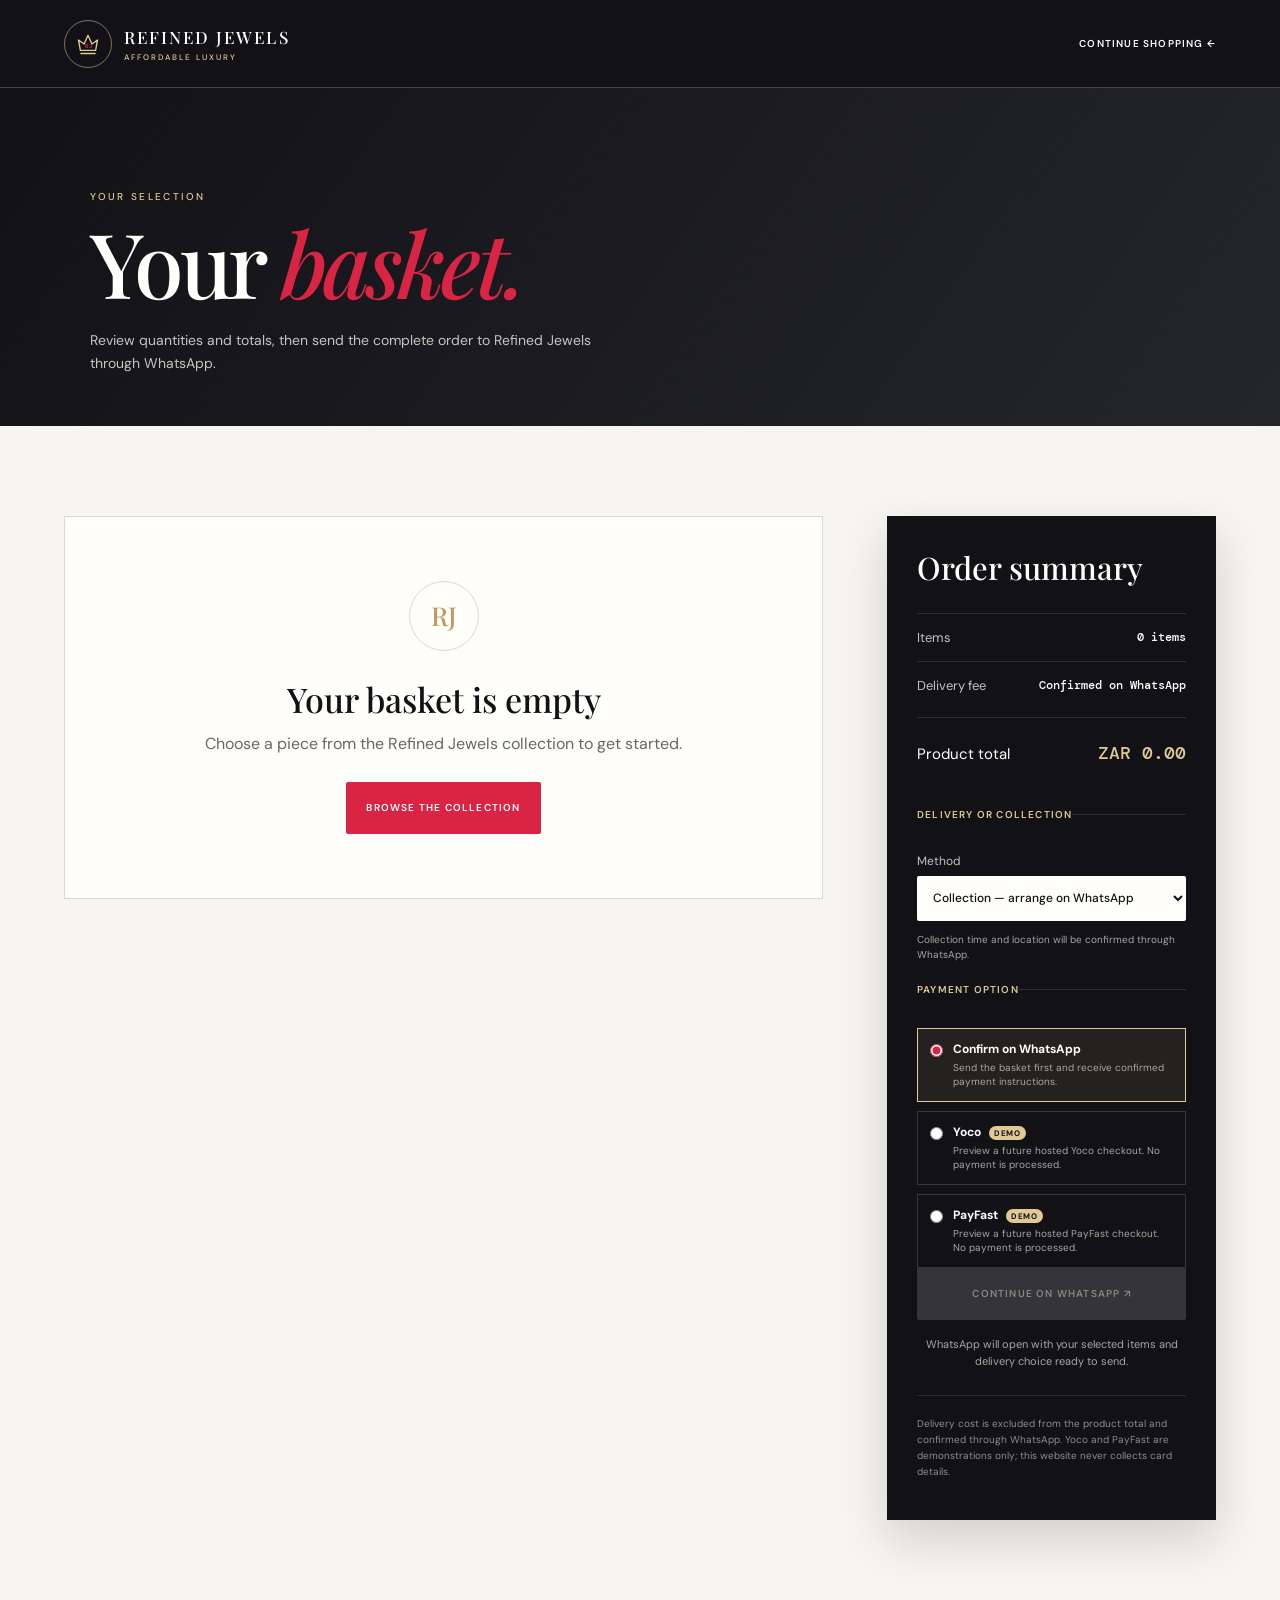
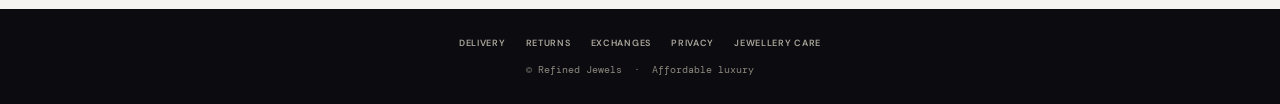
<file: basket.html>
<!doctype html>
<html lang="en">
<head>
  <meta charset="utf-8" />
  <meta name="viewport" content="width=device-width, initial-scale=1" />
  <meta name="theme-color" content="#111116" />
  <meta name="description" content="Review your Refined Jewels basket, choose delivery or collection, and continue securely through WhatsApp, Yoco or PayFast." />
  <meta name="robots" content="noindex, follow" />
  <link rel="icon" href="assets/favicon.svg" type="image/svg+xml" />
  <title>Your Basket | Refined Jewels</title>
  <style>
    @import url('https://fonts.googleapis.com/css2?family=DM+Mono:wght@400;500&family=DM+Sans:wght@400;500;600&family=Playfair+Display:ital,wght@0,500;0,600;1,500&display=swap');

    :root {
      --ink: #111116;
      --ink-soft: #1c1d23;
      --paper: #f7f5ef;
      --pearl: #fffefa;
      --ruby: #d92543;
      --ruby-dark: #b91d36;
      --gold: #c09a5b;
      --gold-light: #e0c995;
      --line: #ded9ce;
      --muted: #6b675f;
    }

    * { box-sizing: border-box; }
    body { margin: 0; background: var(--paper); color: var(--ink); font-family: 'DM Sans', sans-serif; }
    a, button { -webkit-tap-highlight-color: transparent; }
    :focus-visible { outline: 3px solid var(--gold-light); outline-offset: 3px; }

    .basket-header {
      min-height: 88px;
      padding: 12px clamp(20px, 5vw, 76px);
      display: flex;
      align-items: center;
      justify-content: space-between;
      gap: 24px;
      background: var(--ink);
      border-bottom: 1px solid rgba(224,201,149,.28);
    }

    .brand { display: inline-flex; align-items: center; gap: 12px; color: var(--pearl); text-decoration: none; }
    .brand-mark { width: 48px; height: 48px; display: grid; place-items: center; color: var(--gold-light); border: 1px solid rgba(224,201,149,.52); border-radius: 50%; }
    .brand-mark svg { width: 38px; height: 38px; }
    .brand-mark path { fill: none; stroke: currentColor; stroke-width: 1.7; stroke-linecap: round; stroke-linejoin: round; }
    .brand-mark text { fill: var(--ruby); font: 700 7px 'DM Sans', sans-serif; }
    .brand-copy { display: flex; flex-direction: column; gap: 4px; }
    .brand-copy strong { font: 500 17px 'Playfair Display', serif; letter-spacing: .12em; }
    .brand-copy small { color: var(--gold-light); font: 500 8px 'DM Sans', sans-serif; letter-spacing: .25em; }

    .continue-link { color: var(--pearl); text-decoration: none; font: 600 10px 'DM Sans', sans-serif; letter-spacing: .12em; text-transform: uppercase; }
    .continue-link:hover { color: var(--gold-light); }

    .basket-hero {
      padding: clamp(62px, 8vw, 108px) clamp(20px, 7vw, 104px) 50px;
      background: linear-gradient(125deg, var(--ink), #25262c);
      color: var(--pearl);
    }

    .eyebrow { margin: 0 0 16px; color: var(--gold-light); font: 500 10px 'DM Sans', sans-serif; letter-spacing: .23em; }
    .basket-hero h1 { margin: 0; font: 500 clamp(48px, 7vw, 90px)/.95 'Playfair Display', serif; letter-spacing: -.045em; }
    .basket-hero h1 em { color: var(--ruby); font-weight: inherit; }
    .basket-hero p:last-child { max-width: 540px; margin: 24px 0 0; color: #c8c5bf; font-size: 14px; line-height: 1.7; }

    .basket-layout {
      max-width: 1280px;
      margin: 0 auto;
      padding: clamp(44px, 7vw, 90px) clamp(20px, 5vw, 64px);
      display: grid;
      grid-template-columns: minmax(0, 1.5fr) minmax(310px, .65fr);
      gap: clamp(30px, 5vw, 70px);
      align-items: start;
    }

    .basket-list { display: grid; gap: 16px; }

    .basket-item {
      padding: 16px;
      display: grid;
      grid-template-columns: 132px minmax(0, 1fr) auto;
      gap: 22px;
      align-items: center;
      background: var(--pearl);
      border: 1px solid var(--line);
      box-shadow: 0 13px 34px rgba(17,17,22,.055);
    }

    .basket-item img { width: 132px; height: 132px; object-fit: cover; background: #eee9df; }
    .item-copy h2 { margin: 0 0 10px; font: 500 23px/1.15 'Playfair Display', serif; }
    .item-option { margin: -3px 0 10px; color: var(--muted); font-size: 12px; }
    .unit-price { margin: 0 0 20px; color: var(--ruby-dark); font: 500 11px 'DM Mono', monospace; }

    .quantity-control { display: inline-flex; align-items: center; border: 1px solid var(--line); }
    .quantity-control button { width: 38px; height: 36px; padding: 0; color: var(--ink); background: transparent; border: 0; cursor: pointer; font-size: 20px; }
    .quantity-control button:hover { color: white; background: var(--ruby); }
    .quantity-control output { min-width: 38px; text-align: center; font: 600 12px 'DM Mono', monospace; }

    .item-end { align-self: stretch; display: flex; flex-direction: column; align-items: flex-end; justify-content: space-between; gap: 25px; }
    .line-total { color: var(--ink); font: 600 12px 'DM Mono', monospace; white-space: nowrap; }
    .remove-item { padding: 0; color: var(--muted); background: transparent; border: 0; border-bottom: 1px solid currentColor; cursor: pointer; font: 500 9px 'DM Sans', sans-serif; letter-spacing: .1em; text-transform: uppercase; }
    .remove-item:hover { color: var(--ruby); }

    .empty-basket { padding: 64px 28px; text-align: center; background: var(--pearl); border: 1px solid var(--line); }
    .empty-basket .empty-mark { width: 70px; height: 70px; margin: 0 auto 25px; display: grid; place-items: center; color: var(--gold); border: 1px solid var(--line); border-radius: 50%; font: 500 26px 'Playfair Display', serif; }
    .empty-basket h2 { margin: 0 0 11px; font: 500 34px 'Playfair Display', serif; }
    .empty-basket p { margin: 0 0 28px; color: var(--muted); }

    .summary {
      position: sticky;
      top: 24px;
      padding: 30px;
      background: var(--ink);
      color: var(--pearl);
      box-shadow: 0 20px 45px rgba(17,17,22,.16);
    }

    .summary h2 { margin: 0 0 25px; font: 500 31px 'Playfair Display', serif; }
    .summary-row { padding: 15px 0; display: flex; justify-content: space-between; gap: 20px; border-top: 1px solid rgba(255,255,255,.12); color: #c6c2ba; font-size: 13px; }
    .summary-row strong { color: var(--pearl); font: 500 12px 'DM Mono', monospace; }
    .summary-row.total { margin-top: 8px; padding: 23px 0; align-items: baseline; color: var(--pearl); font-size: 15px; }
    .summary-row.total strong { color: var(--gold-light); font-size: 18px; }

    .checkout-fieldset { margin: 20px 0 0; padding: 18px 0 0; border: 0; border-top: 1px solid rgba(255,255,255,.12); }
    .checkout-fieldset legend { padding: 0; color: var(--gold-light); font: 600 10px 'DM Sans', sans-serif; letter-spacing: .12em; text-transform: uppercase; }
    .field-label { display: block; margin: 14px 0 7px; color: #c6c2ba; font-size: 12px; }
    .checkout-fieldset select { width: 100%; min-height: 45px; padding: 10px 34px 10px 12px; color: var(--ink); background: var(--pearl); border: 0; border-radius: 2px; font: 500 12px 'DM Sans', sans-serif; }
    .delivery-help { margin: 11px 0 0; color: #aaa69d; font-size: 10px; line-height: 1.55; }
    .payment-options { display: grid; gap: 9px; margin-top: 14px; }
    .payment-option { padding: 12px; display: grid; grid-template-columns: auto 1fr; gap: 10px; align-items: start; border: 1px solid rgba(255,255,255,.16); cursor: pointer; }
    .payment-option:has(input:checked) { border-color: var(--gold-light); background: rgba(224,201,149,.09); }
    .payment-option input { margin: 3px 0 0; accent-color: var(--ruby); }
    .payment-option strong { display: block; color: var(--pearl); font-size: 12px; }
    .payment-option small { display: block; margin-top: 4px; color: #aaa69d; font-size: 10px; line-height: 1.4; }
    .demo-badge { margin-left: 5px; padding: 2px 5px; color: var(--ink); background: var(--gold-light); border-radius: 999px; font-size: 8px; letter-spacing: .08em; text-transform: uppercase; }

    .checkout-button, .shop-button {
      width: 100%;
      min-height: 52px;
      padding: 15px 20px;
      display: inline-flex;
      justify-content: center;
      align-items: center;
      color: white;
      background: var(--ruby);
      border: 0;
      border-radius: 2px;
      cursor: pointer;
      text-decoration: none;
      font: 600 10px 'DM Sans', sans-serif;
      letter-spacing: .12em;
      text-transform: uppercase;
      transition: background .2s ease, transform .2s ease;
    }

    .checkout-button:hover, .shop-button:hover { background: var(--ruby-dark); transform: translateY(-2px); }
    .checkout-button:disabled { color: #888780; background: #34343a; cursor: not-allowed; transform: none; }
    .shop-button { width: auto; min-width: 190px; }
    .checkout-note { margin: 16px 0 0; color: #aaa69d; font-size: 11px; line-height: 1.6; text-align: center; }
    .secure-note { margin-top: 24px; padding-top: 20px; border-top: 1px solid rgba(255,255,255,.1); color: #918d85; font-size: 10px; line-height: 1.6; }

    footer { padding: 28px; color: #8d887f; background: #0c0c10; text-align: center; font: 400 10px 'DM Mono', monospace; }
    .footer-policy-links { margin-bottom: 14px; display: flex; flex-wrap: wrap; justify-content: center; gap: 10px 20px; }
    .footer-policy-links a { color: #aaa59b; text-decoration: none; font: 600 9px 'DM Sans', sans-serif; letter-spacing: .08em; text-transform: uppercase; }
    .footer-policy-links a:hover { color: var(--gold-light); }

    @media (max-width: 820px) {
      .basket-layout { grid-template-columns: 1fr; }
      .summary { position: static; }
    }

    @media (max-width: 580px) {
      .basket-header { min-height: 76px; padding: 10px 16px; }
      .brand-mark { width: 42px; height: 42px; }
      .brand-mark svg { width: 33px; height: 33px; }
      .brand-copy strong { font-size: 13px; }
      .brand-copy small { font-size: 7px; }
      .continue-link span { display: none; }
      .continue-link { font-size: 18px; }
      .basket-hero { padding-left: 20px; padding-right: 20px; }
      .basket-item { grid-template-columns: 92px minmax(0,1fr); gap: 15px; }
      .basket-item img { width: 92px; height: 104px; }
      .item-copy h2 { font-size: 19px; }
      .item-end { grid-column: 1 / -1; flex-direction: row-reverse; align-items: center; }
      .summary { padding: 25px 20px; }
    }
  </style>
</head>
<body>
  <header class="basket-header">
    <a class="brand" href="index.html" aria-label="Refined Jewels home">
      <span class="brand-mark" aria-hidden="true">
        <svg viewBox="0 0 48 48">
          <path d="M12 19l7 5 5-11 5 11 7-5-2.4 13H14.4L12 19Z" />
          <path d="M15 36h18" />
          <text x="24" y="29" text-anchor="middle">RJ</text>
        </svg>
      </span>
      <span class="brand-copy"><strong>REFINED JEWELS</strong><small>AFFORDABLE LUXURY</small></span>
    </a>
    <a class="continue-link" href="index.html#catalog" aria-label="Continue shopping"><span>Continue shopping</span> &larr;</a>
  </header>

  <main>
    <section class="basket-hero" aria-labelledby="basket-title">
      <p class="eyebrow">YOUR SELECTION</p>
      <h1 id="basket-title">Your <em>basket.</em></h1>
      <p>Review quantities and totals, then send the complete order to Refined Jewels through WhatsApp.</p>
    </section>

    <div class="basket-layout">
      <section aria-label="Basket items">
        <div class="basket-list" id="basket-list"></div>
        <div class="empty-basket" id="empty-basket" hidden>
          <div class="empty-mark" aria-hidden="true">RJ</div>
          <h2>Your basket is empty</h2>
          <p>Choose a piece from the Refined Jewels collection to get started.</p>
          <a class="shop-button" href="index.html#catalog">Browse the collection</a>
        </div>
      </section>

      <aside class="summary" aria-labelledby="summary-title">
        <h2 id="summary-title">Order summary</h2>
        <div class="summary-row"><span>Items</span><strong id="item-count">0</strong></div>
        <div class="summary-row"><span>Delivery fee</span><strong>Confirmed on WhatsApp</strong></div>
        <div class="summary-row total"><span>Product total</span><strong id="basket-total">ZAR 0.00</strong></div>

        <fieldset class="checkout-fieldset">
          <legend>Delivery or collection</legend>
          <label class="field-label" for="delivery-method">Method</label>
          <select id="delivery-method">
            <option value="collection">Collection — arrange on WhatsApp</option>
            <option value="local">Local delivery — estimated 1–3 business days</option>
            <option value="courier">Nationwide courier — estimated 3–7 business days</option>
          </select>
          <div id="delivery-area-wrap">
            <label class="field-label" for="delivery-area">Delivery area</label>
            <select id="delivery-area">
              <option value="Gauteng">Gauteng</option>
              <option value="Eastern Cape">Eastern Cape</option>
              <option value="Free State">Free State</option>
              <option value="KwaZulu-Natal">KwaZulu-Natal</option>
              <option value="Limpopo">Limpopo</option>
              <option value="Mpumalanga">Mpumalanga</option>
              <option value="North West">North West</option>
              <option value="Northern Cape">Northern Cape</option>
              <option value="Western Cape">Western Cape</option>
            </select>
          </div>
          <p class="delivery-help" id="delivery-help">Collection time and location will be confirmed through WhatsApp.</p>
        </fieldset>

        <fieldset class="checkout-fieldset">
          <legend>Payment option</legend>
          <div class="payment-options">
            <label class="payment-option"><input type="radio" name="payment-method" value="whatsapp" checked /><span><strong>Confirm on WhatsApp</strong><small>Send the basket first and receive confirmed payment instructions.</small></span></label>
            <label class="payment-option"><input type="radio" name="payment-method" value="yoco" /><span><strong>Yoco <span class="demo-badge">Demo</span></strong><small>Preview a future hosted Yoco checkout. No payment is processed.</small></span></label>
            <label class="payment-option"><input type="radio" name="payment-method" value="payfast" /><span><strong>PayFast <span class="demo-badge">Demo</span></strong><small>Preview a future hosted PayFast checkout. No payment is processed.</small></span></label>
          </div>
        </fieldset>

        <button class="checkout-button" id="checkout-button" type="button" disabled>Continue on WhatsApp ↗</button>
        <p class="checkout-note" id="checkout-note">WhatsApp will open with your selected items and delivery choice ready to send.</p>
        <p class="secure-note">Delivery cost is excluded from the product total and confirmed through WhatsApp. Yoco and PayFast are demonstrations only; this website never collects card details.</p>
      </aside>
    </div>
  </main>

  <footer><nav class="footer-policy-links" aria-label="Policies"><a href="delivery.html">Delivery</a><a href="returns.html">Returns</a><a href="exchanges.html">Exchanges</a><a href="privacy.html">Privacy</a><a href="jewellery-care.html">Jewellery care</a></nav><span>© Refined Jewels &nbsp;·&nbsp; Affordable luxury</span></footer>

  <script>
    const basketStorageKey = 'refinedJewelsBasket';
    const checkoutStorageKey = 'refinedJewelsCheckout';
    const whatsappNumber = '151810350284989';
    const basketList = document.getElementById('basket-list');
    const emptyBasket = document.getElementById('empty-basket');
    const itemCount = document.getElementById('item-count');
    const basketTotal = document.getElementById('basket-total');
    const checkoutButton = document.getElementById('checkout-button');
    const checkoutNote = document.getElementById('checkout-note');
    const deliveryMethod = document.getElementById('delivery-method');
    const deliveryArea = document.getElementById('delivery-area');
    const deliveryAreaWrap = document.getElementById('delivery-area-wrap');
    const deliveryHelp = document.getElementById('delivery-help');
    const paymentMethods = [...document.querySelectorAll('input[name="payment-method"]')];

    const formatPrice = (value) => `ZAR ${Number(value).toFixed(2)}`;

    const readBasket = () => {
      try {
        const saved = JSON.parse(localStorage.getItem(basketStorageKey) || '[]');
        return Array.isArray(saved) ? saved : [];
      } catch {
        return [];
      }
    };

    const writeBasket = (basket) => {
      localStorage.setItem(basketStorageKey, JSON.stringify(basket));
      renderBasket();
    };

    const selectedPaymentMethod = () => paymentMethods.find((input) => input.checked)?.value || 'whatsapp';

    const deliveryDetails = () => {
      const method = deliveryMethod.value;
      const labels = {
        collection: 'Collection — arrange on WhatsApp',
        local: `Local delivery to ${deliveryArea.value} — estimated 1–3 business days`,
        courier: `Nationwide courier to ${deliveryArea.value} — estimated 3–7 business days`
      };
      return { method, area: method === 'collection' ? '' : deliveryArea.value, label: labels[method] };
    };

    const saveCheckoutPreferences = () => {
      const delivery = deliveryDetails();
      const preferences = { ...delivery, paymentProvider: selectedPaymentMethod() };
      localStorage.setItem(checkoutStorageKey, JSON.stringify(preferences));
      return preferences;
    };

    const updateCheckoutControls = () => {
      const isCollection = deliveryMethod.value === 'collection';
      deliveryAreaWrap.hidden = isCollection;
      deliveryHelp.textContent = isCollection
        ? 'Collection time and location will be confirmed through WhatsApp.'
        : 'Delivery is available across South Africa. The delivery fee is confirmed through WhatsApp before payment.';

      const provider = selectedPaymentMethod();
      const labels = {
        whatsapp: 'Continue on WhatsApp ↗',
        yoco: 'Preview Yoco demo →',
        payfast: 'Preview PayFast demo →'
      };
      const notes = {
        whatsapp: 'WhatsApp will open with your selected items and delivery choice ready to send.',
        yoco: 'This opens a local Yoco demonstration. No payment or card details are collected.',
        payfast: 'This opens a local PayFast demonstration. No payment or card details are collected.'
      };
      checkoutButton.textContent = labels[provider];
      checkoutNote.textContent = notes[provider];
      saveCheckoutPreferences();
    };

    const makeButton = (label, className, onClick) => {
      const button = document.createElement('button');
      button.type = 'button';
      button.className = className;
      button.textContent = label;
      button.setAttribute('aria-label', label);
      button.addEventListener('click', onClick);
      return button;
    };

    const changeQuantity = (id, difference) => {
      const basket = readBasket();
      const item = basket.find((entry) => entry.id === id);
      if (!item) return;
      item.quantity = Math.max(0, Number(item.quantity) + difference);
      writeBasket(basket.filter((entry) => entry.quantity > 0));
    };

    const removeItem = (id) => {
      writeBasket(readBasket().filter((item) => item.id !== id));
    };

    const renderBasket = () => {
      const basket = readBasket().filter((item) => item && item.id && Number(item.quantity) > 0);
      basketList.replaceChildren();

      basket.forEach((item) => {
        const article = document.createElement('article');
        article.className = 'basket-item';

        const image = document.createElement('img');
        image.src = item.image;
        image.alt = item.title;

        const copy = document.createElement('div');
        copy.className = 'item-copy';
        const heading = document.createElement('h2');
        heading.textContent = item.title;
        const price = document.createElement('p');
        price.className = 'unit-price';
        price.textContent = `${formatPrice(item.price)} each`;

        const option = document.createElement('p');
        option.className = 'item-option';
        option.textContent = item.optionValue ? `${item.optionLabel || 'Option'}: ${item.optionValue}` : '';
        option.hidden = !item.optionValue;

        const quantity = document.createElement('div');
        quantity.className = 'quantity-control';
        quantity.setAttribute('aria-label', `Quantity for ${item.title}`);
        const decrease = makeButton('−', '', () => changeQuantity(item.id, -1));
        decrease.setAttribute('aria-label', `Decrease ${item.title} quantity`);
        const quantityOutput = document.createElement('output');
        quantityOutput.value = String(item.quantity);
        quantityOutput.textContent = String(item.quantity);
        quantityOutput.setAttribute('aria-label', `Quantity ${item.quantity}`);
        const increase = makeButton('+', '', () => changeQuantity(item.id, 1));
        increase.setAttribute('aria-label', `Increase ${item.title} quantity`);
        quantity.append(decrease, quantityOutput, increase);
        copy.append(heading, option, price, quantity);

        const itemEnd = document.createElement('div');
        itemEnd.className = 'item-end';
        const lineTotal = document.createElement('strong');
        lineTotal.className = 'line-total';
        lineTotal.textContent = formatPrice(Number(item.price) * Number(item.quantity));
        const remove = makeButton('Remove', 'remove-item', () => removeItem(item.id));
        remove.setAttribute('aria-label', `Remove ${item.title} from basket`);
        itemEnd.append(lineTotal, remove);

        article.append(image, copy, itemEnd);
        basketList.appendChild(article);
      });

      const quantity = basket.reduce((sum, item) => sum + Number(item.quantity), 0);
      const total = basket.reduce((sum, item) => sum + Number(item.price) * Number(item.quantity), 0);
      itemCount.textContent = `${quantity} item${quantity === 1 ? '' : 's'}`;
      basketTotal.textContent = formatPrice(total);
      emptyBasket.hidden = basket.length > 0;
      basketList.hidden = basket.length === 0;
      checkoutButton.disabled = basket.length === 0;
    };

    checkoutButton.addEventListener('click', () => {
      const basket = readBasket().filter((item) => Number(item.quantity) > 0);
      if (!basket.length) return;

      const preferences = saveCheckoutPreferences();
      if (preferences.paymentProvider === 'yoco' || preferences.paymentProvider === 'payfast') {
        window.location.href = `payment-demo.html?provider=${preferences.paymentProvider}`;
        return;
      }

      const lines = basket.map((item, index) => {
        const lineTotal = Number(item.price) * Number(item.quantity);
        const selectedOption = item.optionValue ? ` (${item.optionLabel || 'Option'}: ${item.optionValue})` : '';
        return `${index + 1}. ${item.title}${selectedOption} × ${item.quantity} — ${formatPrice(lineTotal)}`;
      });
      const total = basket.reduce((sum, item) => sum + Number(item.price) * Number(item.quantity), 0);
      const message = [
        'Hello Refined Jewels, I would like to order:',
        '',
        ...lines,
        '',
        `Product total: ${formatPrice(total)}`,
        `Delivery choice: ${preferences.label}`,
        '',
        'Please confirm availability, delivery costs, and payment details.'
      ].join('\n');

      window.location.href = `https://wa.me/${whatsappNumber}?text=${encodeURIComponent(message)}`;
    });

    deliveryMethod.addEventListener('change', updateCheckoutControls);
    deliveryArea.addEventListener('change', updateCheckoutControls);
    paymentMethods.forEach((input) => input.addEventListener('change', updateCheckoutControls));
    updateCheckoutControls();
    renderBasket();
    window.addEventListener('storage', renderBasket);
  </script>
</body>
</html>
</file>
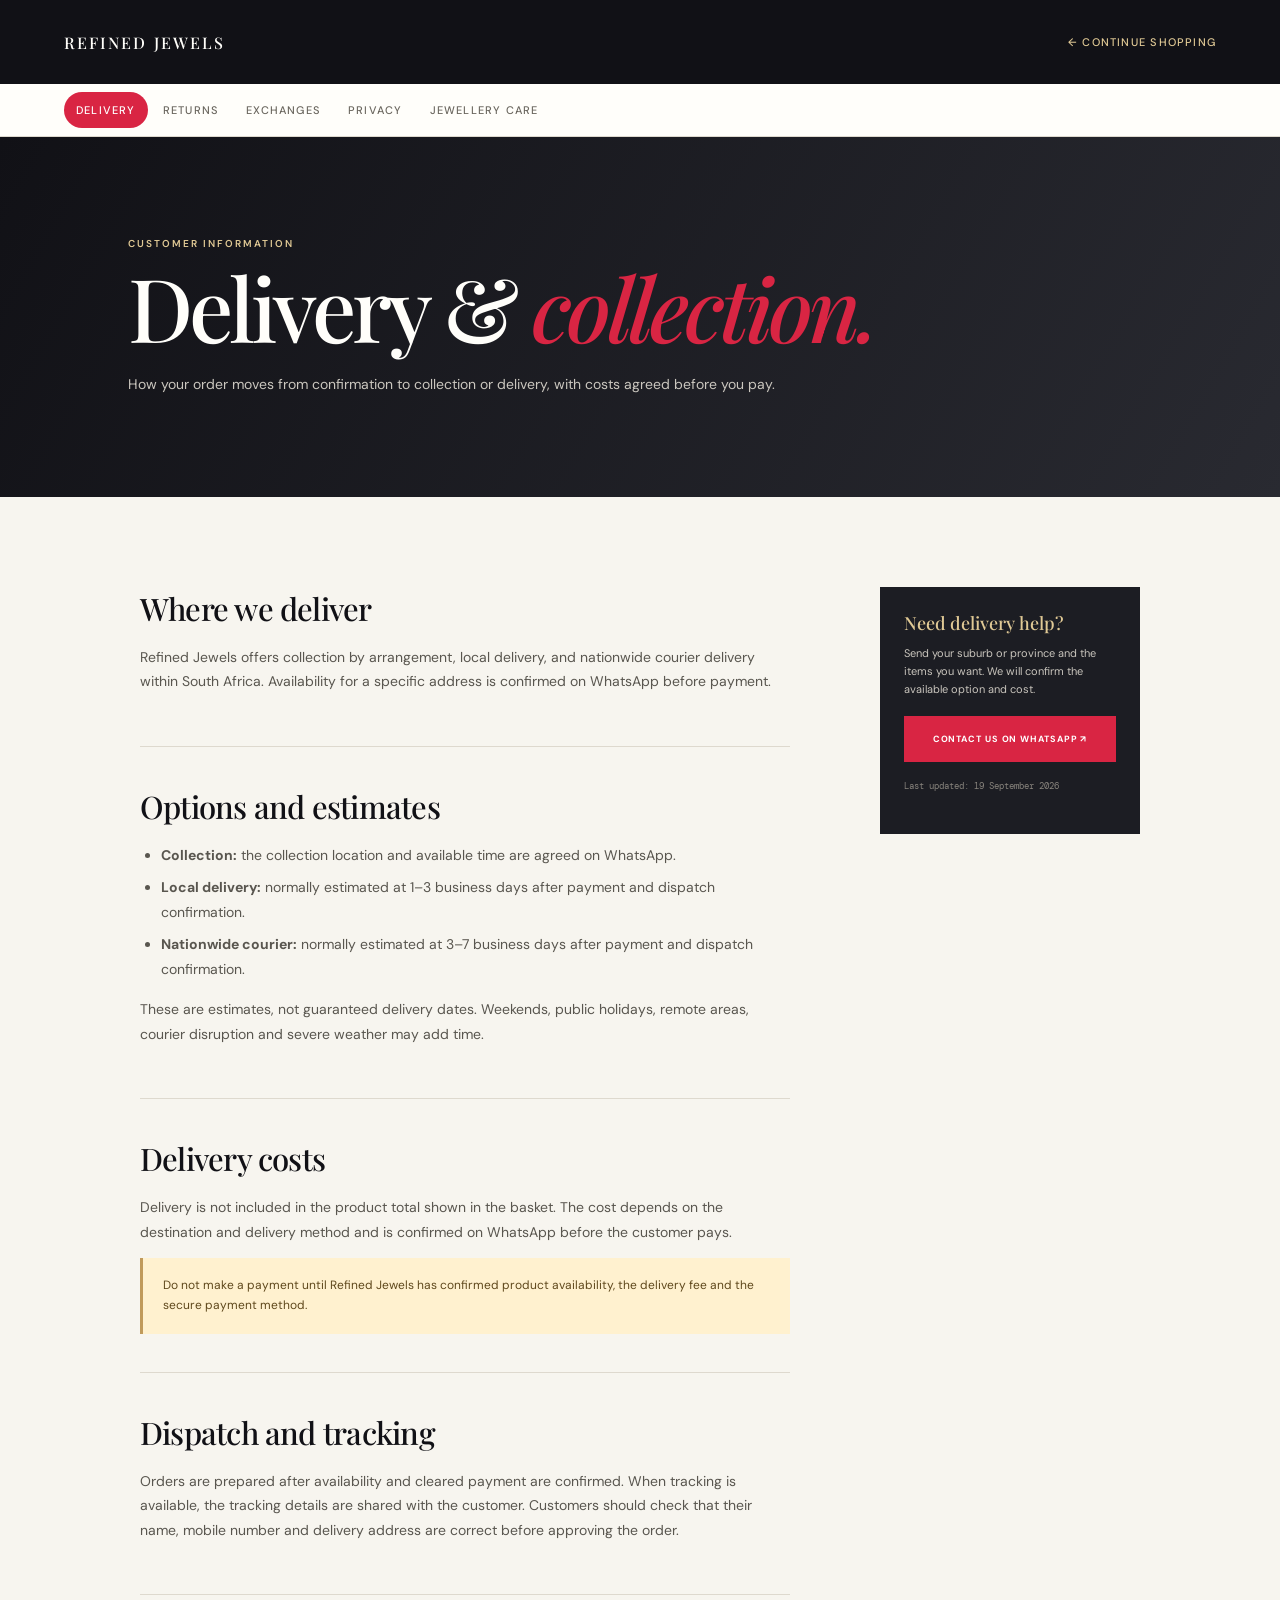
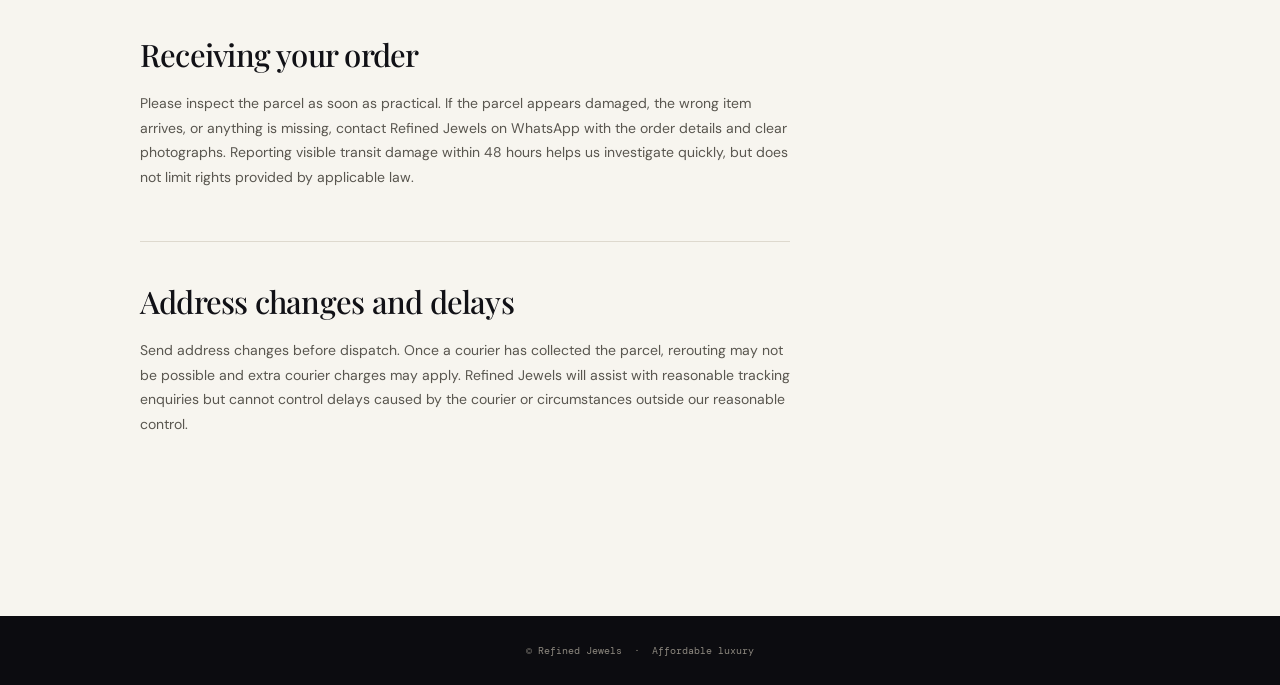
<file: delivery.html>
<!doctype html>
<html lang="en">
<head>
  <meta charset="utf-8" />
  <meta name="viewport" content="width=device-width, initial-scale=1" />
  <meta name="theme-color" content="#111116" />
  <meta name="description" content="Refined Jewels delivery and collection information for orders across South Africa, including estimates, costs and order tracking." />
  <meta name="robots" content="index, follow" />
  <link rel="canonical" href="https://ndzondelelo.github.io/RefinedJewels/delivery.html" />
  <link rel="icon" href="assets/favicon.svg" type="image/svg+xml" />
  <link rel="stylesheet" href="policy.css" />
  <title>Delivery &amp; Collection | Refined Jewels</title>
</head>
<body>
  <header class="policy-header"><a class="brand" href="index.html">REFINED JEWELS</a><a class="back-link" href="index.html#catalog">← Continue shopping</a></header>
  <nav class="policy-nav" aria-label="Customer policies"><a href="delivery.html" aria-current="page">Delivery</a><a href="returns.html">Returns</a><a href="exchanges.html">Exchanges</a><a href="privacy.html">Privacy</a><a href="jewellery-care.html">Jewellery care</a></nav>
  <main>
    <section class="policy-hero"><p class="eyebrow">CUSTOMER INFORMATION</p><h1>Delivery &amp; <em>collection.</em></h1><p>How your order moves from confirmation to collection or delivery, with costs agreed before you pay.</p></section>
    <div class="policy-layout">
      <article class="policy-content">
        <section class="policy-section"><h2>Where we deliver</h2><p>Refined Jewels offers collection by arrangement, local delivery, and nationwide courier delivery within South Africa. Availability for a specific address is confirmed on WhatsApp before payment.</p></section>
        <section class="policy-section"><h2>Options and estimates</h2><ul><li><strong>Collection:</strong> the collection location and available time are agreed on WhatsApp.</li><li><strong>Local delivery:</strong> normally estimated at 1–3 business days after payment and dispatch confirmation.</li><li><strong>Nationwide courier:</strong> normally estimated at 3–7 business days after payment and dispatch confirmation.</li></ul><p>These are estimates, not guaranteed delivery dates. Weekends, public holidays, remote areas, courier disruption and severe weather may add time.</p></section>
        <section class="policy-section"><h2>Delivery costs</h2><p>Delivery is not included in the product total shown in the basket. The cost depends on the destination and delivery method and is confirmed on WhatsApp before the customer pays.</p><div class="notice">Do not make a payment until Refined Jewels has confirmed product availability, the delivery fee and the secure payment method.</div></section>
        <section class="policy-section"><h2>Dispatch and tracking</h2><p>Orders are prepared after availability and cleared payment are confirmed. When tracking is available, the tracking details are shared with the customer. Customers should check that their name, mobile number and delivery address are correct before approving the order.</p></section>
        <section class="policy-section"><h2>Receiving your order</h2><p>Please inspect the parcel as soon as practical. If the parcel appears damaged, the wrong item arrives, or anything is missing, contact Refined Jewels on WhatsApp with the order details and clear photographs. Reporting visible transit damage within 48 hours helps us investigate quickly, but does not limit rights provided by applicable law.</p></section>
        <section class="policy-section"><h2>Address changes and delays</h2><p>Send address changes before dispatch. Once a courier has collected the parcel, rerouting may not be possible and extra courier charges may apply. Refined Jewels will assist with reasonable tracking enquiries but cannot control delays caused by the courier or circumstances outside our reasonable control.</p></section>
      </article>
      <aside class="policy-aside"><strong>Need delivery help?</strong><p>Send your suburb or province and the items you want. We will confirm the available option and cost.</p><a class="contact-button" href="https://wa.me/c/151810350284989" target="_blank" rel="noreferrer">Contact us on WhatsApp ↗</a><p class="updated">Last updated: 19 September 2026</p></aside>
    </div>
  </main>
  <footer class="policy-footer">© Refined Jewels &nbsp;·&nbsp; Affordable luxury</footer>
</body>
</html>
</file>
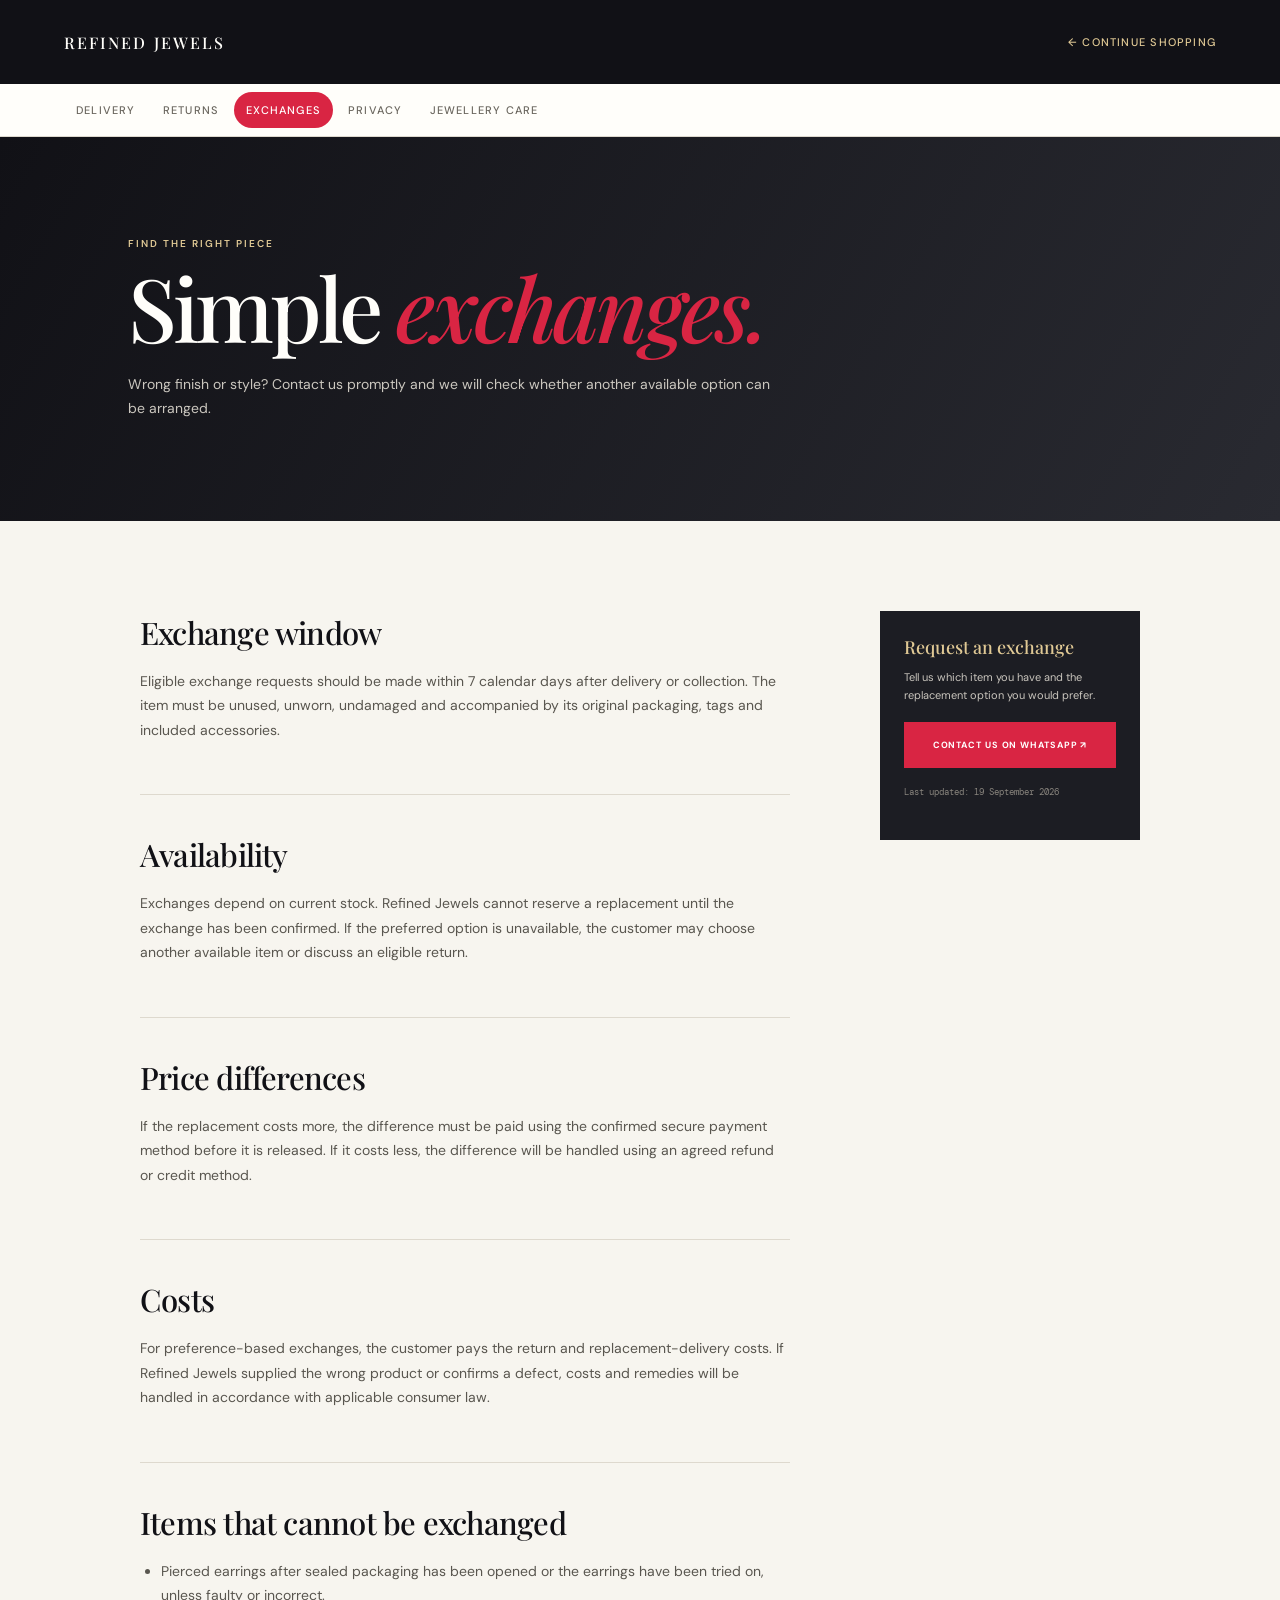
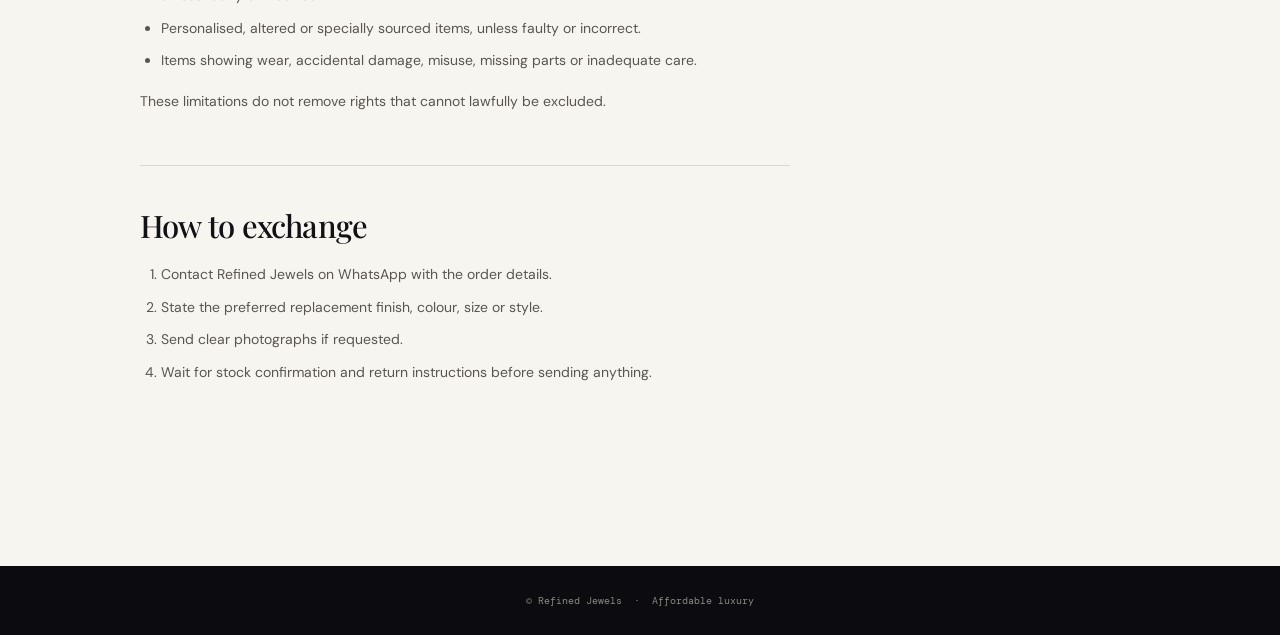
<file: exchanges.html>
<!doctype html>
<html lang="en">
<head>
  <meta charset="utf-8" />
  <meta name="viewport" content="width=device-width, initial-scale=1" />
  <meta name="theme-color" content="#111116" />
  <meta name="description" content="Refined Jewels exchange information for jewellery finishes, styles and other eligible product variations." />
  <meta name="robots" content="index, follow" />
  <link rel="canonical" href="https://ndzondelelo.github.io/RefinedJewels/exchanges.html" />
  <link rel="icon" href="assets/favicon.svg" type="image/svg+xml" />
  <link rel="stylesheet" href="policy.css" />
  <title>Exchange Policy | Refined Jewels</title>
</head>
<body>
  <header class="policy-header"><a class="brand" href="index.html">REFINED JEWELS</a><a class="back-link" href="index.html#catalog">← Continue shopping</a></header>
  <nav class="policy-nav" aria-label="Customer policies"><a href="delivery.html">Delivery</a><a href="returns.html">Returns</a><a href="exchanges.html" aria-current="page">Exchanges</a><a href="privacy.html">Privacy</a><a href="jewellery-care.html">Jewellery care</a></nav>
  <main>
    <section class="policy-hero"><p class="eyebrow">FIND THE RIGHT PIECE</p><h1>Simple <em>exchanges.</em></h1><p>Wrong finish or style? Contact us promptly and we will check whether another available option can be arranged.</p></section>
    <div class="policy-layout">
      <article class="policy-content">
        <section class="policy-section"><h2>Exchange window</h2><p>Eligible exchange requests should be made within 7 calendar days after delivery or collection. The item must be unused, unworn, undamaged and accompanied by its original packaging, tags and included accessories.</p></section>
        <section class="policy-section"><h2>Availability</h2><p>Exchanges depend on current stock. Refined Jewels cannot reserve a replacement until the exchange has been confirmed. If the preferred option is unavailable, the customer may choose another available item or discuss an eligible return.</p></section>
        <section class="policy-section"><h2>Price differences</h2><p>If the replacement costs more, the difference must be paid using the confirmed secure payment method before it is released. If it costs less, the difference will be handled using an agreed refund or credit method.</p></section>
        <section class="policy-section"><h2>Costs</h2><p>For preference-based exchanges, the customer pays the return and replacement-delivery costs. If Refined Jewels supplied the wrong product or confirms a defect, costs and remedies will be handled in accordance with applicable consumer law.</p></section>
        <section class="policy-section"><h2>Items that cannot be exchanged</h2><ul><li>Pierced earrings after sealed packaging has been opened or the earrings have been tried on, unless faulty or incorrect.</li><li>Personalised, altered or specially sourced items, unless faulty or incorrect.</li><li>Items showing wear, accidental damage, misuse, missing parts or inadequate care.</li></ul><p>These limitations do not remove rights that cannot lawfully be excluded.</p></section>
        <section class="policy-section"><h2>How to exchange</h2><ol><li>Contact Refined Jewels on WhatsApp with the order details.</li><li>State the preferred replacement finish, colour, size or style.</li><li>Send clear photographs if requested.</li><li>Wait for stock confirmation and return instructions before sending anything.</li></ol></section>
      </article>
      <aside class="policy-aside"><strong>Request an exchange</strong><p>Tell us which item you have and the replacement option you would prefer.</p><a class="contact-button" href="https://wa.me/c/151810350284989" target="_blank" rel="noreferrer">Contact us on WhatsApp ↗</a><p class="updated">Last updated: 19 September 2026</p></aside>
    </div>
  </main>
  <footer class="policy-footer">© Refined Jewels &nbsp;·&nbsp; Affordable luxury</footer>
</body>
</html>
</file>
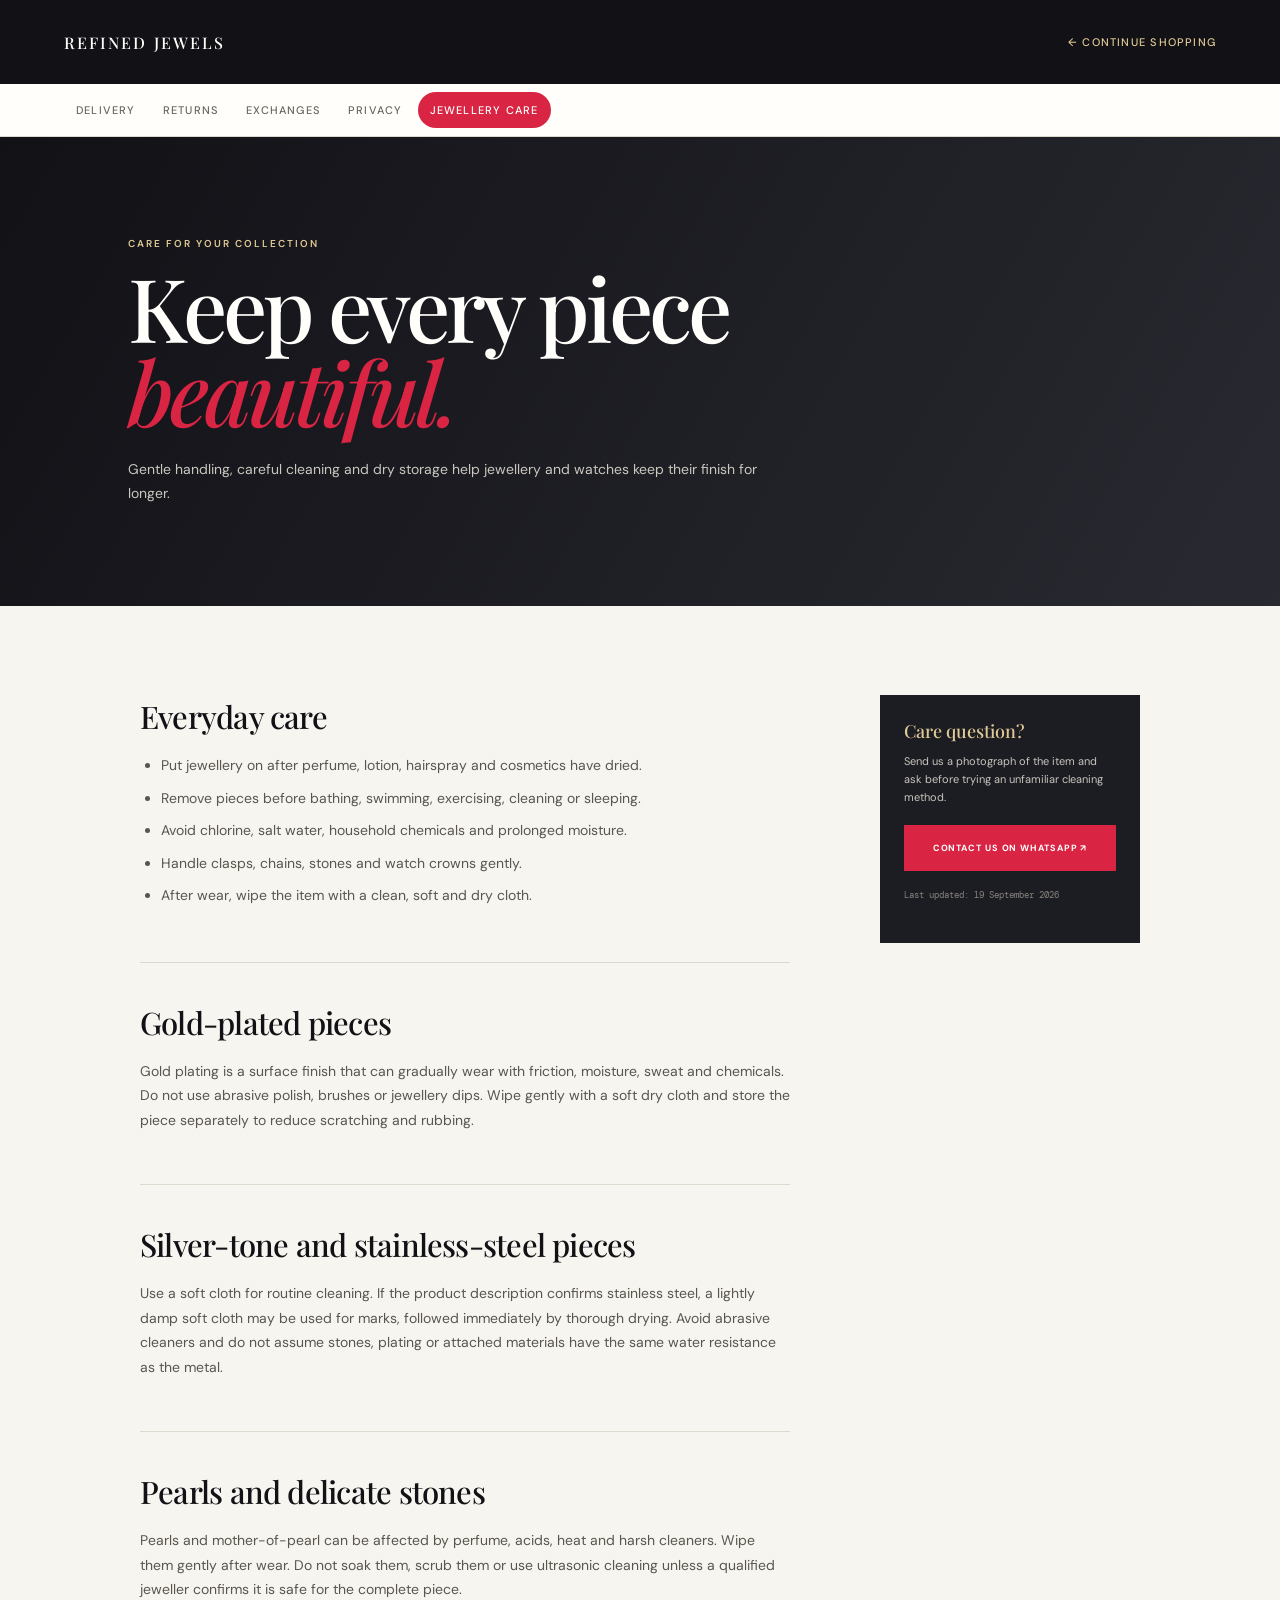
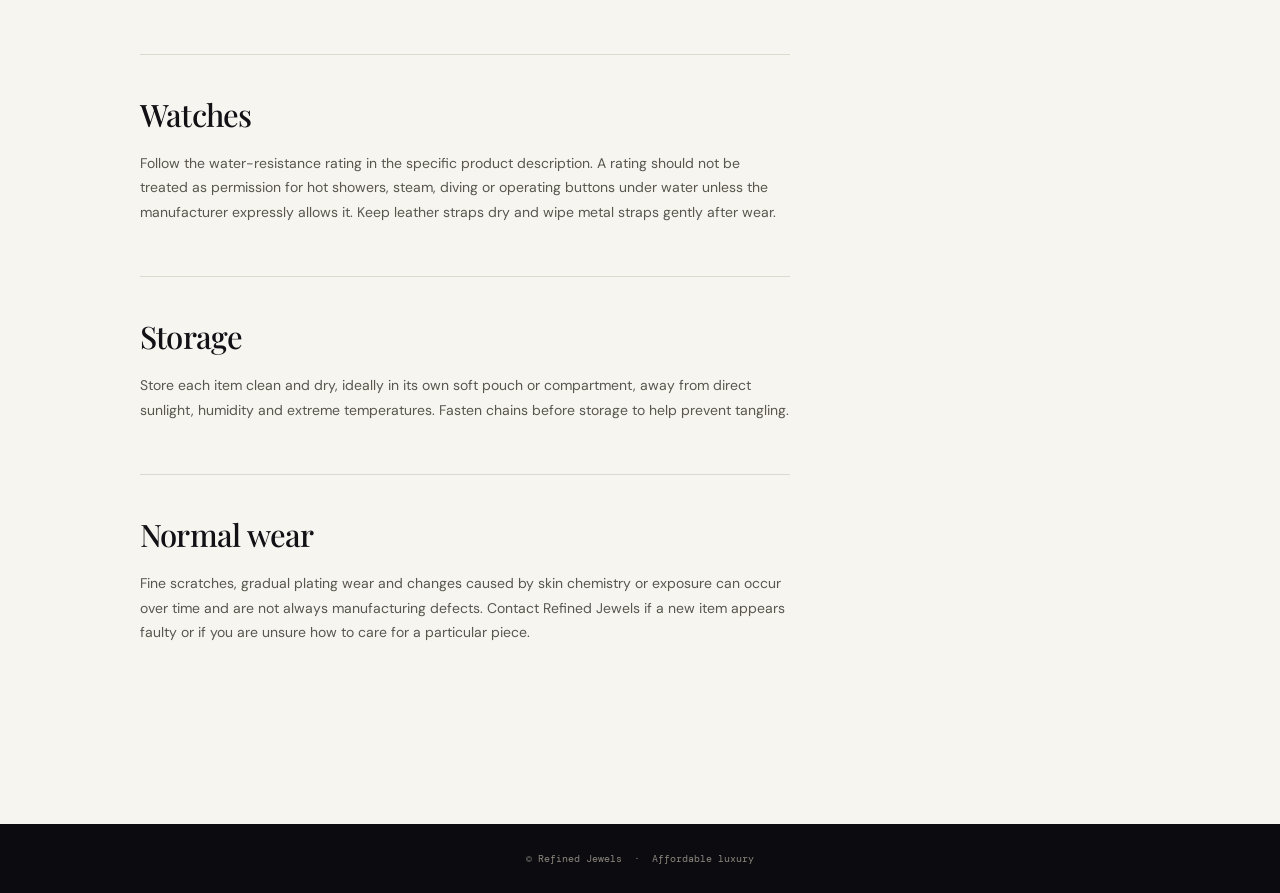
<file: jewellery-care.html>
<!doctype html>
<html lang="en">
<head>
  <meta charset="utf-8" />
  <meta name="viewport" content="width=device-width, initial-scale=1" />
  <meta name="theme-color" content="#111116" />
  <meta name="description" content="Practical Refined Jewels care guidance for gold-plated jewellery, stainless steel, pearls and watches." />
  <meta name="robots" content="index, follow" />
  <link rel="canonical" href="https://ndzondelelo.github.io/RefinedJewels/jewellery-care.html" />
  <link rel="icon" href="assets/favicon.svg" type="image/svg+xml" />
  <link rel="stylesheet" href="policy.css" />
  <title>Jewellery &amp; Watch Care | Refined Jewels</title>
</head>
<body>
  <header class="policy-header"><a class="brand" href="index.html">REFINED JEWELS</a><a class="back-link" href="index.html#catalog">← Continue shopping</a></header>
  <nav class="policy-nav" aria-label="Customer policies"><a href="delivery.html">Delivery</a><a href="returns.html">Returns</a><a href="exchanges.html">Exchanges</a><a href="privacy.html">Privacy</a><a href="jewellery-care.html" aria-current="page">Jewellery care</a></nav>
  <main>
    <section class="policy-hero"><p class="eyebrow">CARE FOR YOUR COLLECTION</p><h1>Keep every piece <em>beautiful.</em></h1><p>Gentle handling, careful cleaning and dry storage help jewellery and watches keep their finish for longer.</p></section>
    <div class="policy-layout">
      <article class="policy-content">
        <section class="policy-section"><h2>Everyday care</h2><ul><li>Put jewellery on after perfume, lotion, hairspray and cosmetics have dried.</li><li>Remove pieces before bathing, swimming, exercising, cleaning or sleeping.</li><li>Avoid chlorine, salt water, household chemicals and prolonged moisture.</li><li>Handle clasps, chains, stones and watch crowns gently.</li><li>After wear, wipe the item with a clean, soft and dry cloth.</li></ul></section>
        <section class="policy-section"><h2>Gold-plated pieces</h2><p>Gold plating is a surface finish that can gradually wear with friction, moisture, sweat and chemicals. Do not use abrasive polish, brushes or jewellery dips. Wipe gently with a soft dry cloth and store the piece separately to reduce scratching and rubbing.</p></section>
        <section class="policy-section"><h2>Silver-tone and stainless-steel pieces</h2><p>Use a soft cloth for routine cleaning. If the product description confirms stainless steel, a lightly damp soft cloth may be used for marks, followed immediately by thorough drying. Avoid abrasive cleaners and do not assume stones, plating or attached materials have the same water resistance as the metal.</p></section>
        <section class="policy-section"><h2>Pearls and delicate stones</h2><p>Pearls and mother-of-pearl can be affected by perfume, acids, heat and harsh cleaners. Wipe them gently after wear. Do not soak them, scrub them or use ultrasonic cleaning unless a qualified jeweller confirms it is safe for the complete piece.</p></section>
        <section class="policy-section"><h2>Watches</h2><p>Follow the water-resistance rating in the specific product description. A rating should not be treated as permission for hot showers, steam, diving or operating buttons under water unless the manufacturer expressly allows it. Keep leather straps dry and wipe metal straps gently after wear.</p></section>
        <section class="policy-section"><h2>Storage</h2><p>Store each item clean and dry, ideally in its own soft pouch or compartment, away from direct sunlight, humidity and extreme temperatures. Fasten chains before storage to help prevent tangling.</p></section>
        <section class="policy-section"><h2>Normal wear</h2><p>Fine scratches, gradual plating wear and changes caused by skin chemistry or exposure can occur over time and are not always manufacturing defects. Contact Refined Jewels if a new item appears faulty or if you are unsure how to care for a particular piece.</p></section>
      </article>
      <aside class="policy-aside"><strong>Care question?</strong><p>Send us a photograph of the item and ask before trying an unfamiliar cleaning method.</p><a class="contact-button" href="https://wa.me/c/151810350284989" target="_blank" rel="noreferrer">Contact us on WhatsApp ↗</a><p class="updated">Last updated: 19 September 2026</p></aside>
    </div>
  </main>
  <footer class="policy-footer">© Refined Jewels &nbsp;·&nbsp; Affordable luxury</footer>
</body>
</html>
</file>
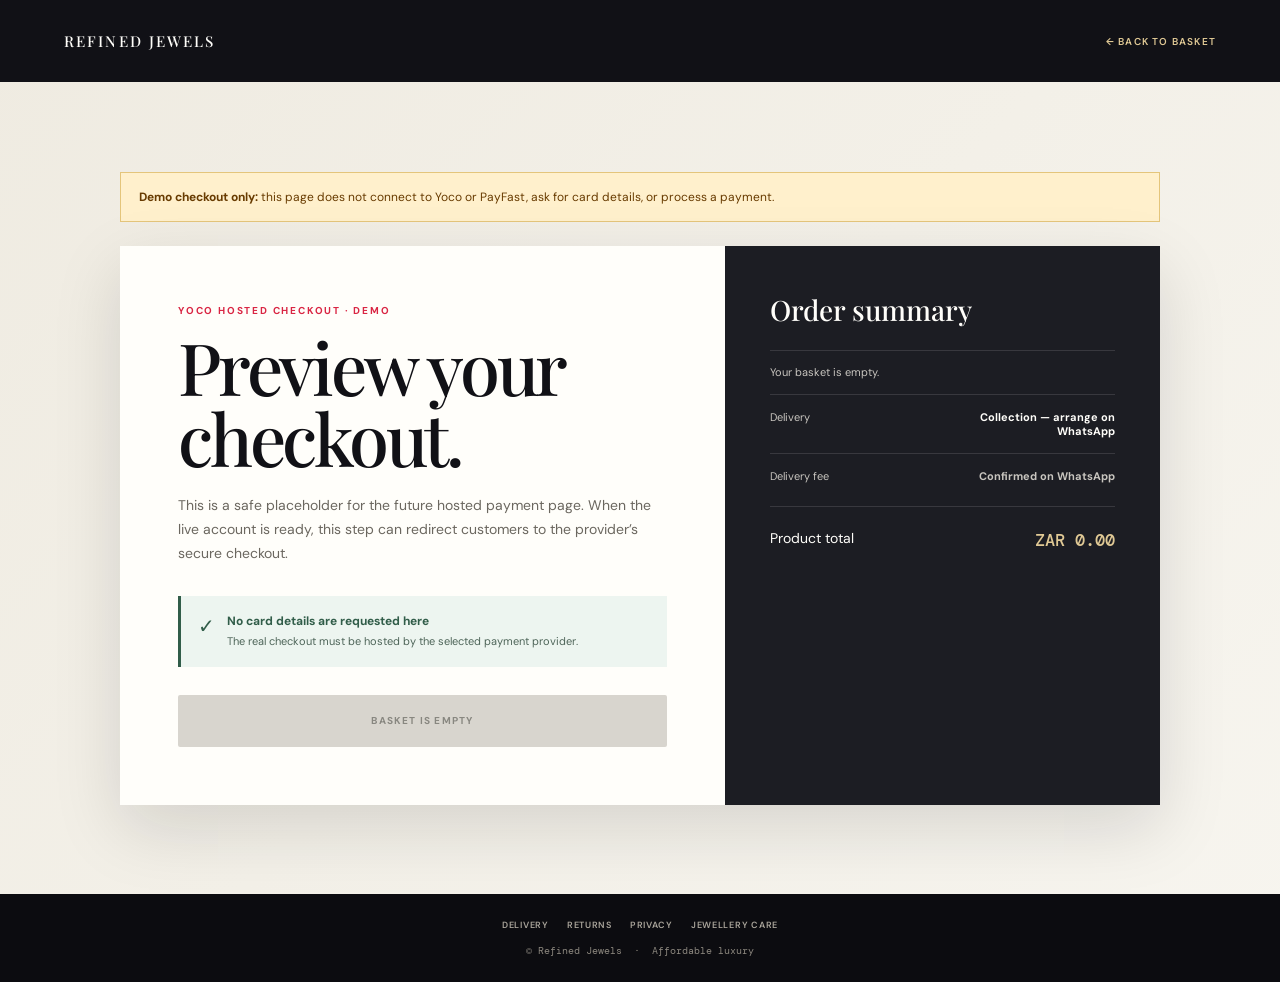
<file: payment-demo.html>
<!doctype html>
<html lang="en">
<head>
  <meta charset="utf-8" />
  <meta name="viewport" content="width=device-width, initial-scale=1" />
  <meta name="theme-color" content="#111116" />
  <meta name="description" content="Preview the future Refined Jewels hosted Yoco or PayFast checkout. This demonstration does not process payments or collect card details." />
  <meta name="robots" content="noindex, nofollow" />
  <link rel="icon" href="assets/favicon.svg" type="image/svg+xml" />
  <title>Payment Demo | Refined Jewels</title>
  <style>
    @import url('https://fonts.googleapis.com/css2?family=DM+Mono:wght@400;500&family=DM+Sans:wght@400;500;600&family=Playfair+Display:ital,wght@0,500;0,600;1,500&display=swap');

    :root { --ink:#111116; --ink-soft:#1c1d23; --paper:#f7f5ef; --pearl:#fffefa; --ruby:#d92543; --ruby-dark:#b91d36; --gold:#c09a5b; --gold-light:#e0c995; --line:#ded9ce; --muted:#6b675f; --green:#315d49; }
    * { box-sizing: border-box; }
    body { min-height: 100vh; margin: 0; display: grid; grid-template-rows: auto 1fr auto; color: var(--ink); background: linear-gradient(135deg,#efebe1,var(--paper)); font-family: 'DM Sans',sans-serif; }
    a,button { -webkit-tap-highlight-color: transparent; }
    :focus-visible { outline: 3px solid var(--gold-light); outline-offset: 3px; }
    .site-header { min-height: 82px; padding: 12px clamp(20px,5vw,76px); display: flex; align-items: center; justify-content: space-between; gap: 20px; color: var(--pearl); background: var(--ink); }
    .brand { color: var(--pearl); text-decoration: none; font: 500 15px 'Playfair Display',serif; letter-spacing: .14em; }
    .back-link { color: var(--gold-light); text-decoration: none; font: 600 10px 'DM Sans',sans-serif; letter-spacing: .12em; text-transform: uppercase; }
    main { width: min(1040px,calc(100% - 40px)); margin: clamp(42px,7vw,90px) auto; }
    .demo-banner { margin-bottom: 24px; padding: 15px 18px; color: #683b00; background: #fff0cc; border: 1px solid #e4c57b; font-size: 12px; line-height: 1.55; }
    .checkout-card { display: grid; grid-template-columns: minmax(0,1fr) minmax(300px,.72fr); background: var(--pearl); box-shadow: 0 24px 64px rgba(17,17,22,.13); }
    .checkout-main { padding: clamp(30px,5vw,58px); }
    .provider-name { margin: 0 0 14px; color: var(--ruby); font: 700 10px 'DM Sans',sans-serif; letter-spacing: .18em; text-transform: uppercase; }
    h1 { margin: 0; font: 500 clamp(42px,6vw,72px)/.98 'Playfair Display',serif; letter-spacing: -.045em; }
    .intro { max-width: 550px; margin: 22px 0 30px; color: var(--muted); font-size: 14px; line-height: 1.7; }
    .safe-box { padding: 17px; display: grid; grid-template-columns: auto 1fr; gap: 12px; background: #edf5f0; border-left: 3px solid var(--green); }
    .safe-box span { color: var(--green); font-size: 20px; }
    .safe-box strong { display: block; margin-bottom: 4px; color: var(--green); font-size: 12px; }
    .safe-box p { margin: 0; color: #4e6559; font-size: 11px; line-height: 1.55; }
    .demo-action { width: 100%; min-height: 52px; margin-top: 28px; padding: 14px 18px; color: white; background: var(--ruby); border: 0; border-radius: 2px; cursor: pointer; font: 700 10px 'DM Sans',sans-serif; letter-spacing: .12em; text-transform: uppercase; }
    .demo-action:hover { background: var(--ruby-dark); }
    .demo-action:disabled { color: #888780; background: #d8d5ce; cursor: not-allowed; }
    .order-panel { padding: clamp(28px,4vw,45px); color: var(--pearl); background: var(--ink-soft); }
    .order-panel h2 { margin: 0 0 22px; font: 500 28px 'Playfair Display',serif; }
    .order-lines { margin: 0; padding: 0; list-style: none; }
    .order-lines li { padding: 13px 0; display: flex; justify-content: space-between; gap: 15px; border-top: 1px solid rgba(255,255,255,.12); color: #c8c5bf; font-size: 11px; line-height: 1.5; }
    .order-lines strong { color: var(--pearl); font: 500 10px 'DM Mono',monospace; white-space: nowrap; }
    .summary-row { padding: 15px 0; display: flex; justify-content: space-between; gap: 15px; border-top: 1px solid rgba(255,255,255,.12); color: #c8c5bf; font-size: 11px; }
    .summary-row.total { margin-top: 8px; padding-top: 22px; color: var(--pearl); font-size: 14px; }
    .summary-row.total strong { color: var(--gold-light); font: 500 17px 'DM Mono',monospace; }
    .delivery-copy { max-width: 175px; color: var(--pearl); text-align: right; }
    .success { margin-top: 28px; padding: 22px; background: #edf5f0; border: 1px solid #b8d1c2; }
    .success h2 { margin: 0 0 8px; color: var(--green); font: 500 28px 'Playfair Display',serif; }
    .success p { margin: 0 0 18px; color: #4e6559; font-size: 12px; line-height: 1.6; }
    .whatsapp-link { min-height: 48px; padding: 13px 17px; display: inline-flex; align-items: center; justify-content: center; color: white; background: var(--green); text-decoration: none; font: 700 10px 'DM Sans',sans-serif; letter-spacing: .1em; text-transform: uppercase; }
    footer { padding: 25px; color: #8d887f; background: #0c0c10; text-align: center; font: 400 10px 'DM Mono',monospace; }
    .footer-links { margin-bottom: 13px; display: flex; flex-wrap: wrap; justify-content: center; gap: 10px 18px; }
    .footer-links a { color: #aaa59b; text-decoration: none; font: 600 9px 'DM Sans',sans-serif; letter-spacing: .08em; text-transform: uppercase; }
    @media(max-width:760px){ .checkout-card{grid-template-columns:1fr}.order-panel{order:-1}.site-header{min-height:72px}.brand{font-size:12px}.checkout-main{padding:30px 22px} }
  </style>
</head>
<body>
  <header class="site-header">
    <a class="brand" href="index.html">REFINED JEWELS</a>
    <a class="back-link" href="basket.html">← Back to basket</a>
  </header>

  <main>
    <div class="demo-banner" role="status"><strong>Demo checkout only:</strong> this page does not connect to Yoco or PayFast, ask for card details, or process a payment.</div>
    <section class="checkout-card" aria-labelledby="checkout-title">
      <div class="checkout-main">
        <p class="provider-name" id="provider-name">Payment demo</p>
        <h1 id="checkout-title">Preview your checkout.</h1>
        <p class="intro">This is a safe placeholder for the future hosted payment page. When the live account is ready, this step can redirect customers to the provider’s secure checkout.</p>
        <div class="safe-box"><span aria-hidden="true">✓</span><div><strong>No card details are requested here</strong><p>The real checkout must be hosted by the selected payment provider.</p></div></div>
        <button class="demo-action" id="demo-action" type="button">Complete demo payment</button>
        <div class="success" id="success" hidden>
          <h2>Demo complete</h2>
          <p>No money was charged. Send the order to Refined Jewels on WhatsApp so availability, delivery cost, and real payment instructions can be confirmed.</p>
          <a class="whatsapp-link" id="whatsapp-link" href="#">Send order on WhatsApp ↗</a>
        </div>
      </div>

      <aside class="order-panel" aria-labelledby="order-title">
        <h2 id="order-title">Order summary</h2>
        <ul class="order-lines" id="order-lines"></ul>
        <div class="summary-row"><span>Delivery</span><strong class="delivery-copy" id="delivery-copy">To be confirmed</strong></div>
        <div class="summary-row"><span>Delivery fee</span><strong>Confirmed on WhatsApp</strong></div>
        <div class="summary-row total"><span>Product total</span><strong id="order-total">ZAR 0.00</strong></div>
      </aside>
    </section>
  </main>

  <footer><nav class="footer-links" aria-label="Policies"><a href="delivery.html">Delivery</a><a href="returns.html">Returns</a><a href="privacy.html">Privacy</a><a href="jewellery-care.html">Jewellery care</a></nav><span>© Refined Jewels &nbsp;·&nbsp; Affordable luxury</span></footer>

  <script>
    const basketStorageKey = 'refinedJewelsBasket';
    const checkoutStorageKey = 'refinedJewelsCheckout';
    const whatsappNumber = '151810350284989';
    const providerParam = new URLSearchParams(window.location.search).get('provider');
    const provider = providerParam === 'payfast' ? 'payfast' : 'yoco';
    const providerLabel = provider === 'payfast' ? 'PayFast' : 'Yoco';

    const readJson = (key, fallback) => {
      try { return JSON.parse(localStorage.getItem(key)) ?? fallback; }
      catch { return fallback; }
    };
    const basket = readJson(basketStorageKey, []).filter((item) => item && Number(item.quantity) > 0);
    const checkout = readJson(checkoutStorageKey, {});
    const formatPrice = (value) => `ZAR ${Number(value).toFixed(2)}`;
    const total = basket.reduce((sum, item) => sum + Number(item.price) * Number(item.quantity), 0);

    document.title = `${providerLabel} Demo | Refined Jewels`;
    document.getElementById('provider-name').textContent = `${providerLabel} hosted checkout · Demo`;
    document.getElementById('demo-action').textContent = `Complete ${providerLabel} demo`;
    document.getElementById('order-total').textContent = formatPrice(total);
    document.getElementById('delivery-copy').textContent = checkout.label || 'To be confirmed on WhatsApp';

    const orderLines = document.getElementById('order-lines');
    basket.forEach((item) => {
      const row = document.createElement('li');
      const description = document.createElement('span');
      const option = item.optionValue ? ` · ${item.optionLabel || 'Option'}: ${item.optionValue}` : '';
      description.textContent = `${item.title}${option} × ${item.quantity}`;
      const amount = document.createElement('strong');
      amount.textContent = formatPrice(Number(item.price) * Number(item.quantity));
      row.append(description, amount);
      orderLines.appendChild(row);
    });

    const demoAction = document.getElementById('demo-action');
    if (!basket.length) {
      const row = document.createElement('li');
      row.textContent = 'Your basket is empty.';
      orderLines.appendChild(row);
      demoAction.disabled = true;
      demoAction.textContent = 'Basket is empty';
    }

    const buildWhatsAppUrl = () => {
      const lines = basket.map((item, index) => {
        const option = item.optionValue ? ` (${item.optionLabel || 'Option'}: ${item.optionValue})` : '';
        return `${index + 1}. ${item.title}${option} × ${item.quantity} — ${formatPrice(Number(item.price) * Number(item.quantity))}`;
      });
      const message = [
        'Hello Refined Jewels, I would like to order:',
        '',
        ...lines,
        '',
        `Product total: ${formatPrice(total)}`,
        `Delivery choice: ${checkout.label || 'Please confirm on WhatsApp'}`,
        `Preferred payment provider: ${providerLabel} (demo selection only)`,
        '',
        'Please confirm availability, delivery costs, and a secure real payment link.'
      ].join('\n');
      return `https://wa.me/${whatsappNumber}?text=${encodeURIComponent(message)}`;
    };

    demoAction.addEventListener('click', () => {
      demoAction.hidden = true;
      const success = document.getElementById('success');
      const whatsappLink = document.getElementById('whatsapp-link');
      whatsappLink.href = buildWhatsAppUrl();
      success.hidden = false;
      success.scrollIntoView({ behavior: 'smooth', block: 'nearest' });
      whatsappLink.focus();
    });
  </script>
</body>
</html>
</file>
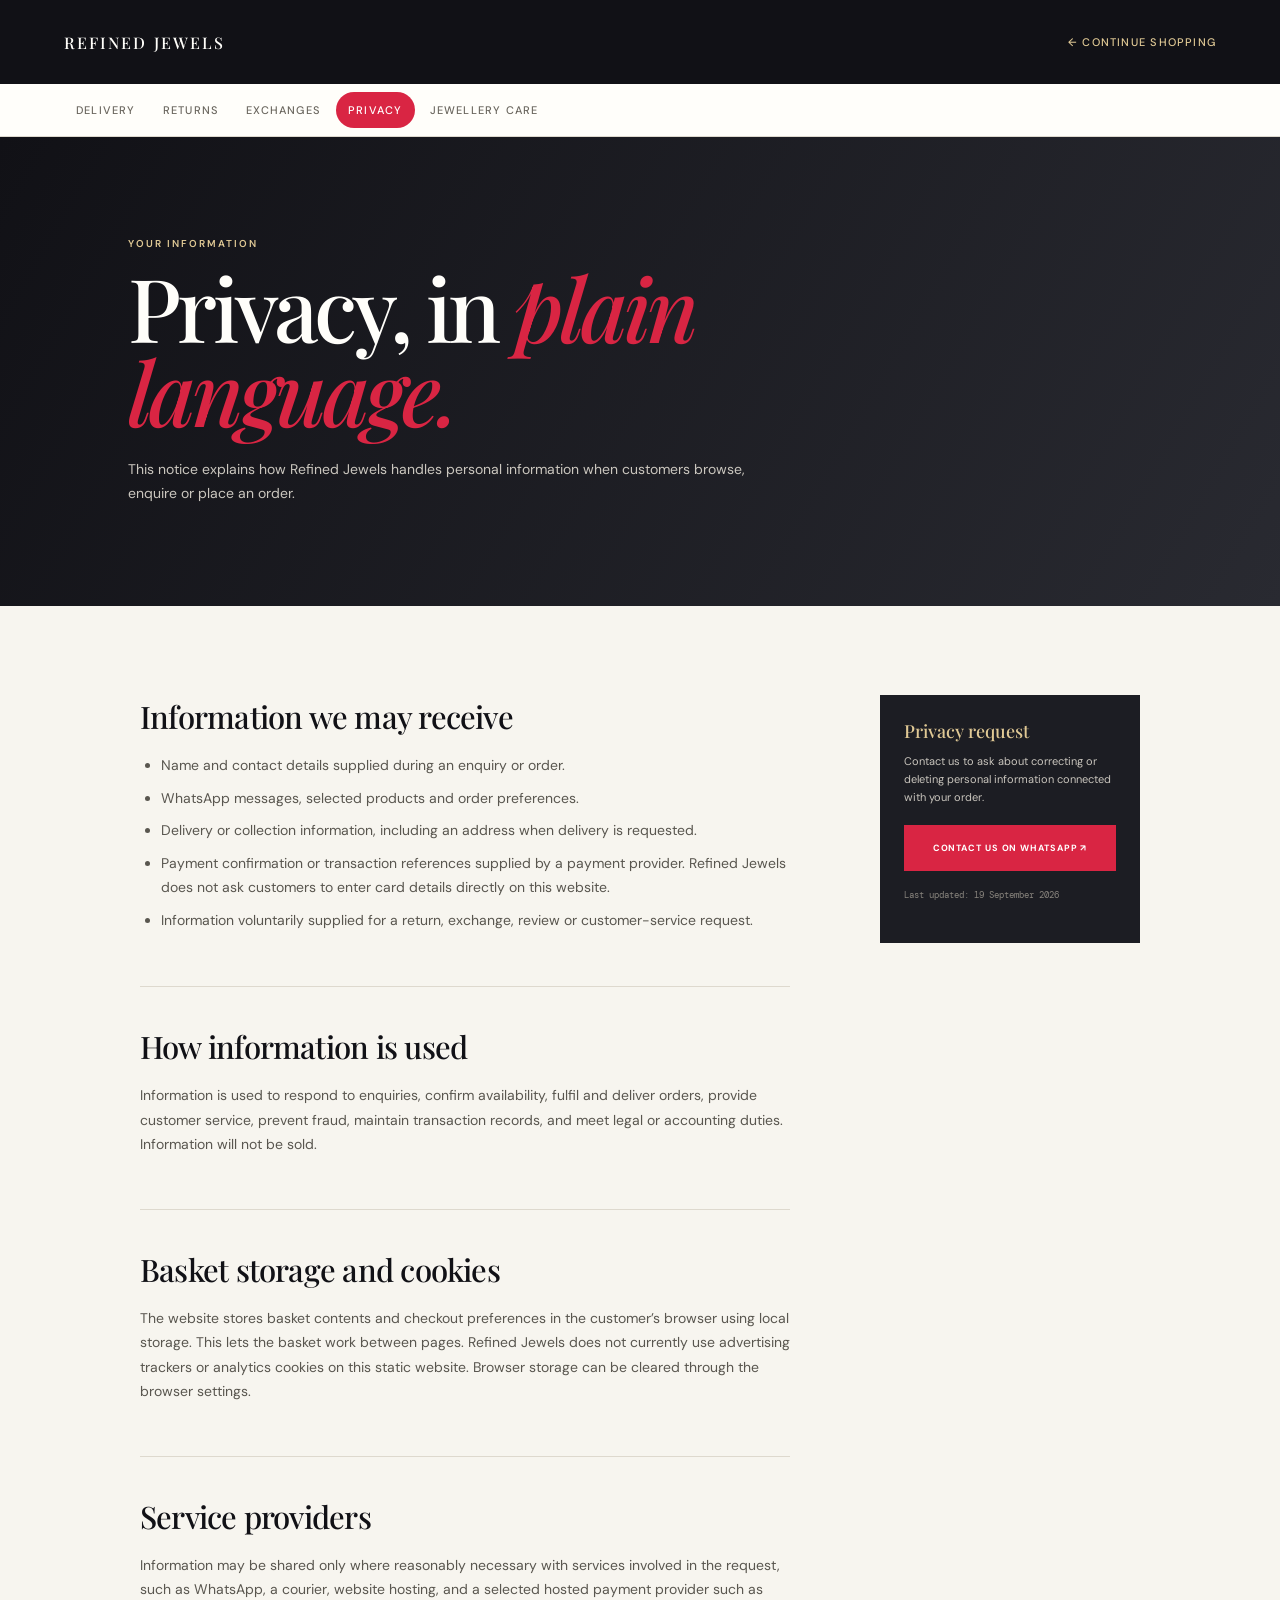
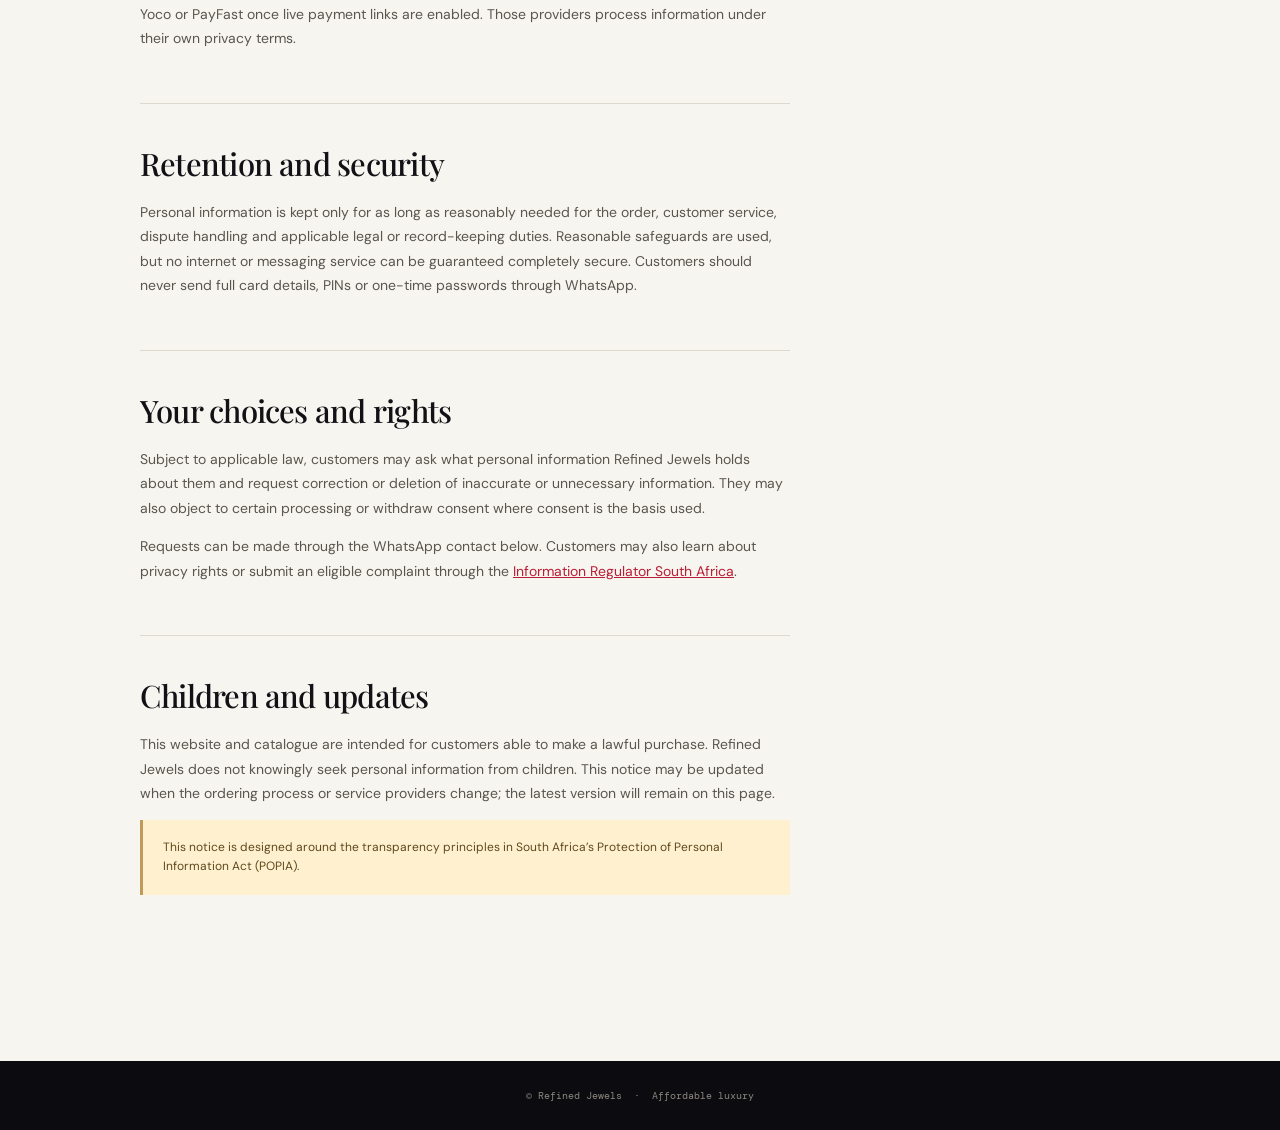
<file: privacy.html>
<!doctype html>
<html lang="en">
<head>
  <meta charset="utf-8" />
  <meta name="viewport" content="width=device-width, initial-scale=1" />
  <meta name="theme-color" content="#111116" />
  <meta name="description" content="Learn what personal information Refined Jewels uses for enquiries and orders, why it is needed, and the choices available to customers." />
  <meta name="robots" content="index, follow" />
  <link rel="canonical" href="https://ndzondelelo.github.io/RefinedJewels/privacy.html" />
  <link rel="icon" href="assets/favicon.svg" type="image/svg+xml" />
  <link rel="stylesheet" href="policy.css" />
  <title>Privacy Notice | Refined Jewels</title>
</head>
<body>
  <header class="policy-header"><a class="brand" href="index.html">REFINED JEWELS</a><a class="back-link" href="index.html#catalog">← Continue shopping</a></header>
  <nav class="policy-nav" aria-label="Customer policies"><a href="delivery.html">Delivery</a><a href="returns.html">Returns</a><a href="exchanges.html">Exchanges</a><a href="privacy.html" aria-current="page">Privacy</a><a href="jewellery-care.html">Jewellery care</a></nav>
  <main>
    <section class="policy-hero"><p class="eyebrow">YOUR INFORMATION</p><h1>Privacy, in <em>plain language.</em></h1><p>This notice explains how Refined Jewels handles personal information when customers browse, enquire or place an order.</p></section>
    <div class="policy-layout">
      <article class="policy-content">
        <section class="policy-section"><h2>Information we may receive</h2><ul><li>Name and contact details supplied during an enquiry or order.</li><li>WhatsApp messages, selected products and order preferences.</li><li>Delivery or collection information, including an address when delivery is requested.</li><li>Payment confirmation or transaction references supplied by a payment provider. Refined Jewels does not ask customers to enter card details directly on this website.</li><li>Information voluntarily supplied for a return, exchange, review or customer-service request.</li></ul></section>
        <section class="policy-section"><h2>How information is used</h2><p>Information is used to respond to enquiries, confirm availability, fulfil and deliver orders, provide customer service, prevent fraud, maintain transaction records, and meet legal or accounting duties. Information will not be sold.</p></section>
        <section class="policy-section"><h2>Basket storage and cookies</h2><p>The website stores basket contents and checkout preferences in the customer’s browser using local storage. This lets the basket work between pages. Refined Jewels does not currently use advertising trackers or analytics cookies on this static website. Browser storage can be cleared through the browser settings.</p></section>
        <section class="policy-section"><h2>Service providers</h2><p>Information may be shared only where reasonably necessary with services involved in the request, such as WhatsApp, a courier, website hosting, and a selected hosted payment provider such as Yoco or PayFast once live payment links are enabled. Those providers process information under their own privacy terms.</p></section>
        <section class="policy-section"><h2>Retention and security</h2><p>Personal information is kept only for as long as reasonably needed for the order, customer service, dispute handling and applicable legal or record-keeping duties. Reasonable safeguards are used, but no internet or messaging service can be guaranteed completely secure. Customers should never send full card details, PINs or one-time passwords through WhatsApp.</p></section>
        <section class="policy-section"><h2>Your choices and rights</h2><p>Subject to applicable law, customers may ask what personal information Refined Jewels holds about them and request correction or deletion of inaccurate or unnecessary information. They may also object to certain processing or withdraw consent where consent is the basis used.</p><p>Requests can be made through the WhatsApp contact below. Customers may also learn about privacy rights or submit an eligible complaint through the <a href="https://inforegulator.org.za/" target="_blank" rel="noreferrer">Information Regulator South Africa</a>.</p></section>
        <section class="policy-section"><h2>Children and updates</h2><p>This website and catalogue are intended for customers able to make a lawful purchase. Refined Jewels does not knowingly seek personal information from children. This notice may be updated when the ordering process or service providers change; the latest version will remain on this page.</p><div class="notice">This notice is designed around the transparency principles in South Africa’s Protection of Personal Information Act (POPIA).</div></section>
      </article>
      <aside class="policy-aside"><strong>Privacy request</strong><p>Contact us to ask about correcting or deleting personal information connected with your order.</p><a class="contact-button" href="https://wa.me/c/151810350284989" target="_blank" rel="noreferrer">Contact us on WhatsApp ↗</a><p class="updated">Last updated: 19 September 2026</p></aside>
    </div>
  </main>
  <footer class="policy-footer">© Refined Jewels &nbsp;·&nbsp; Affordable luxury</footer>
</body>
</html>
</file>
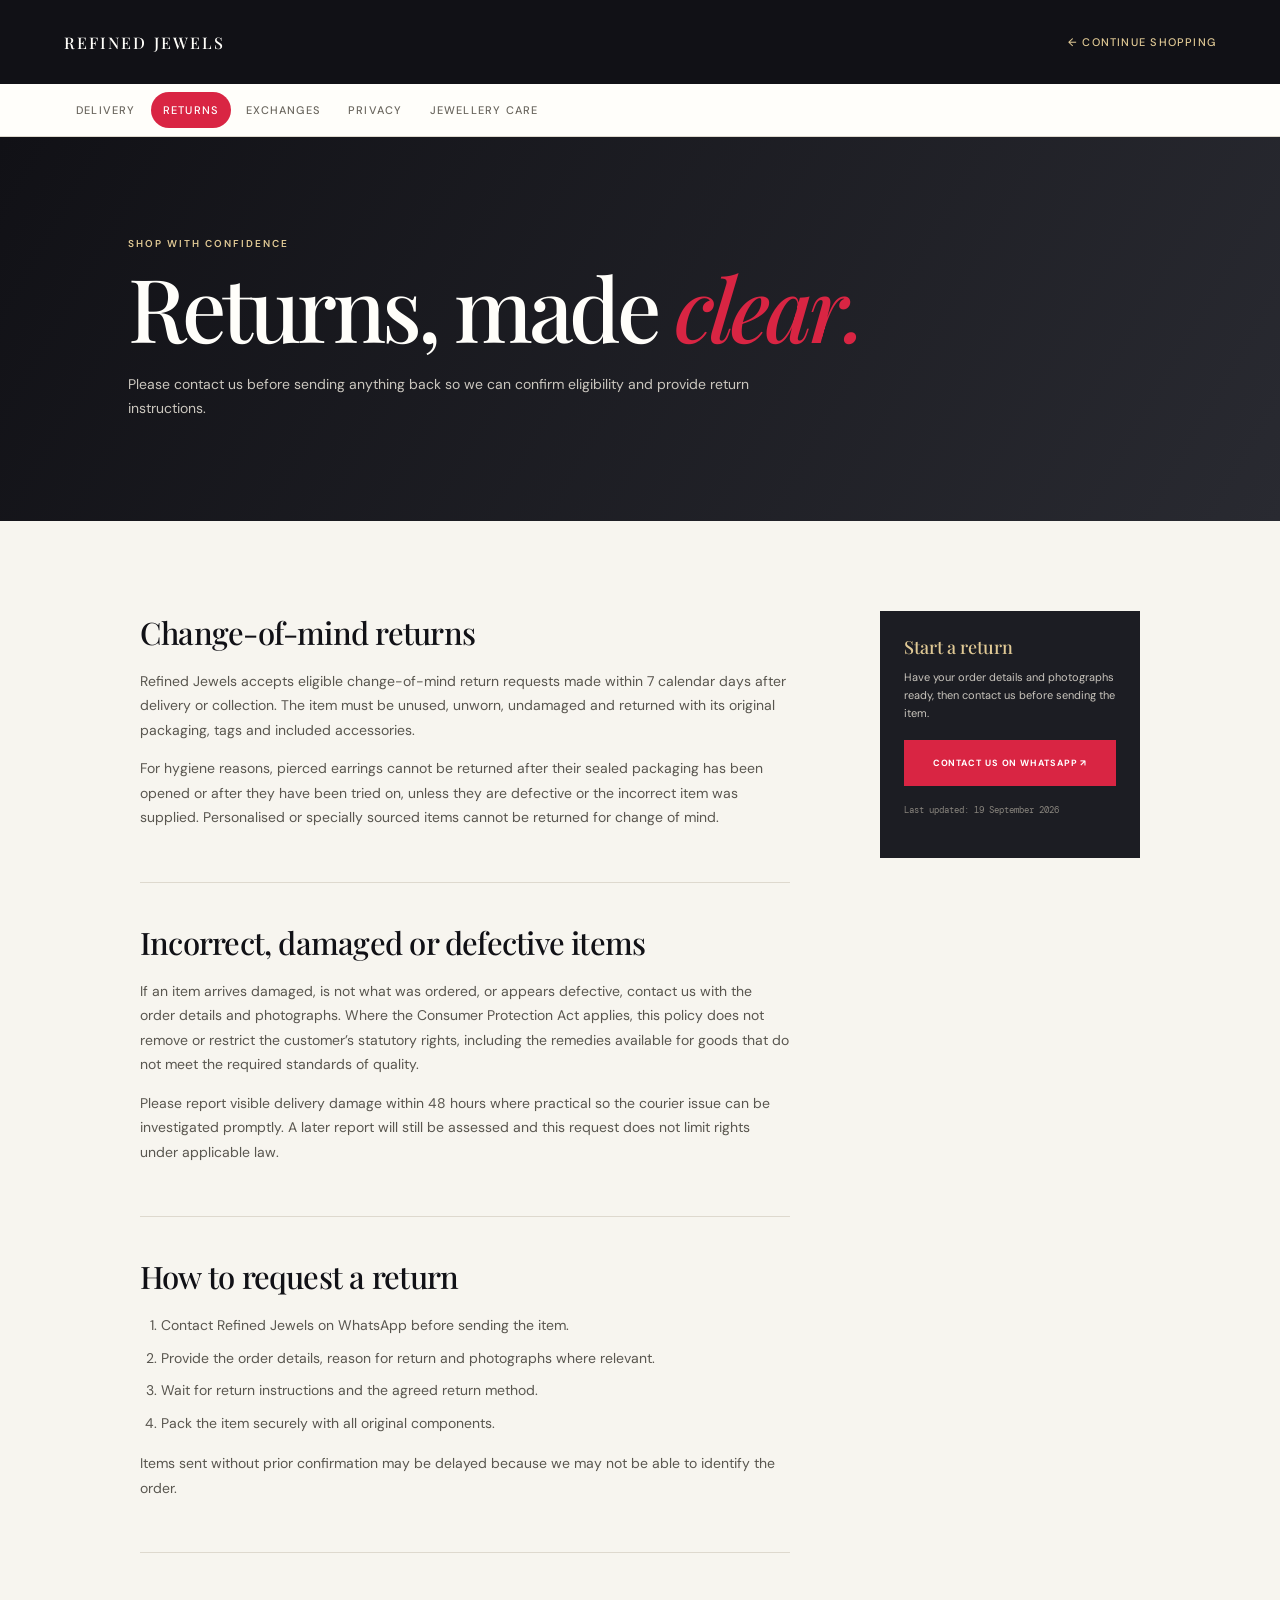
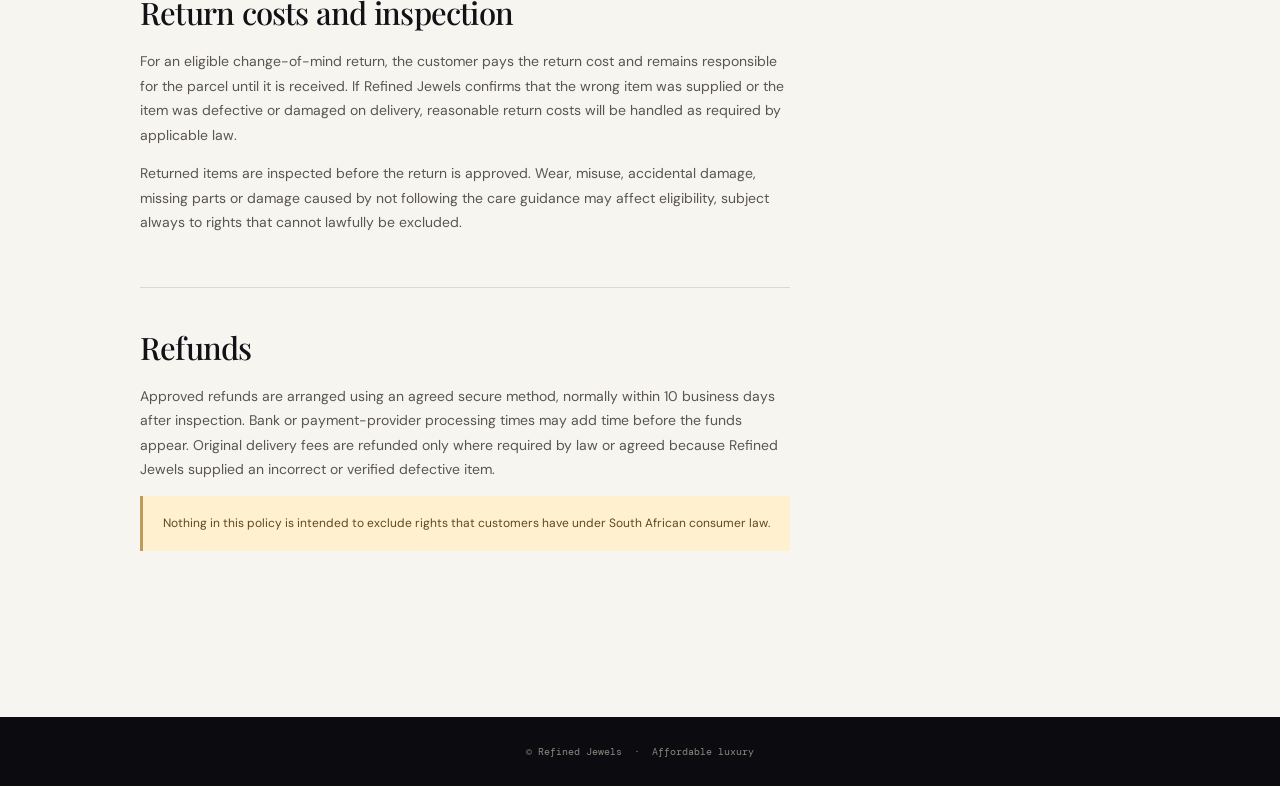
<file: returns.html>
<!doctype html>
<html lang="en">
<head>
  <meta charset="utf-8" />
  <meta name="viewport" content="width=device-width, initial-scale=1" />
  <meta name="theme-color" content="#111116" />
  <meta name="description" content="Read the Refined Jewels returns policy for unwanted, incorrect, damaged or defective jewellery and watch orders." />
  <meta name="robots" content="index, follow" />
  <link rel="canonical" href="https://ndzondelelo.github.io/RefinedJewels/returns.html" />
  <link rel="icon" href="assets/favicon.svg" type="image/svg+xml" />
  <link rel="stylesheet" href="policy.css" />
  <title>Returns Policy | Refined Jewels</title>
</head>
<body>
  <header class="policy-header"><a class="brand" href="index.html">REFINED JEWELS</a><a class="back-link" href="index.html#catalog">← Continue shopping</a></header>
  <nav class="policy-nav" aria-label="Customer policies"><a href="delivery.html">Delivery</a><a href="returns.html" aria-current="page">Returns</a><a href="exchanges.html">Exchanges</a><a href="privacy.html">Privacy</a><a href="jewellery-care.html">Jewellery care</a></nav>
  <main>
    <section class="policy-hero"><p class="eyebrow">SHOP WITH CONFIDENCE</p><h1>Returns, made <em>clear.</em></h1><p>Please contact us before sending anything back so we can confirm eligibility and provide return instructions.</p></section>
    <div class="policy-layout">
      <article class="policy-content">
        <section class="policy-section"><h2>Change-of-mind returns</h2><p>Refined Jewels accepts eligible change-of-mind return requests made within 7 calendar days after delivery or collection. The item must be unused, unworn, undamaged and returned with its original packaging, tags and included accessories.</p><p>For hygiene reasons, pierced earrings cannot be returned after their sealed packaging has been opened or after they have been tried on, unless they are defective or the incorrect item was supplied. Personalised or specially sourced items cannot be returned for change of mind.</p></section>
        <section class="policy-section"><h2>Incorrect, damaged or defective items</h2><p>If an item arrives damaged, is not what was ordered, or appears defective, contact us with the order details and photographs. Where the Consumer Protection Act applies, this policy does not remove or restrict the customer’s statutory rights, including the remedies available for goods that do not meet the required standards of quality.</p><p>Please report visible delivery damage within 48 hours where practical so the courier issue can be investigated promptly. A later report will still be assessed and this request does not limit rights under applicable law.</p></section>
        <section class="policy-section"><h2>How to request a return</h2><ol><li>Contact Refined Jewels on WhatsApp before sending the item.</li><li>Provide the order details, reason for return and photographs where relevant.</li><li>Wait for return instructions and the agreed return method.</li><li>Pack the item securely with all original components.</li></ol><p>Items sent without prior confirmation may be delayed because we may not be able to identify the order.</p></section>
        <section class="policy-section"><h2>Return costs and inspection</h2><p>For an eligible change-of-mind return, the customer pays the return cost and remains responsible for the parcel until it is received. If Refined Jewels confirms that the wrong item was supplied or the item was defective or damaged on delivery, reasonable return costs will be handled as required by applicable law.</p><p>Returned items are inspected before the return is approved. Wear, misuse, accidental damage, missing parts or damage caused by not following the care guidance may affect eligibility, subject always to rights that cannot lawfully be excluded.</p></section>
        <section class="policy-section"><h2>Refunds</h2><p>Approved refunds are arranged using an agreed secure method, normally within 10 business days after inspection. Bank or payment-provider processing times may add time before the funds appear. Original delivery fees are refunded only where required by law or agreed because Refined Jewels supplied an incorrect or verified defective item.</p><div class="notice">Nothing in this policy is intended to exclude rights that customers have under South African consumer law.</div></section>
      </article>
      <aside class="policy-aside"><strong>Start a return</strong><p>Have your order details and photographs ready, then contact us before sending the item.</p><a class="contact-button" href="https://wa.me/c/151810350284989" target="_blank" rel="noreferrer">Contact us on WhatsApp ↗</a><p class="updated">Last updated: 19 September 2026</p></aside>
    </div>
  </main>
  <footer class="policy-footer">© Refined Jewels &nbsp;·&nbsp; Affordable luxury</footer>
</body>
</html>
</file>
<file: policy.css>
@import url('https://fonts.googleapis.com/css2?family=DM+Mono:wght@400;500&family=DM+Sans:wght@400;500;600&family=Playfair+Display:ital,wght@0,500;0,600;1,500&display=swap');

:root { --ink:#111116; --ink-soft:#1c1d23; --paper:#f7f5ef; --pearl:#fffefa; --ruby:#d92543; --ruby-dark:#b91d36; --gold:#c09a5b; --gold-light:#e0c995; --line:#ded9ce; --muted:#6b675f; }
* { box-sizing: border-box; }
html { scroll-behavior: smooth; }
body { margin: 0; color: var(--ink); background: var(--paper); font-family: 'DM Sans',sans-serif; }
a,button { -webkit-tap-highlight-color: transparent; }
:focus-visible { outline: 3px solid var(--gold-light); outline-offset: 3px; }
.policy-header { min-height: 84px; padding: 12px clamp(20px,5vw,76px); display: flex; align-items: center; justify-content: space-between; gap: 22px; color: var(--pearl); background: var(--ink); }
.brand { color: var(--pearl); text-decoration: none; font: 500 16px 'Playfair Display',serif; letter-spacing: .13em; }
.back-link { color: var(--gold-light); text-decoration: none; font: 500 11px 'DM Sans',sans-serif; letter-spacing: .11em; text-transform: uppercase; }
.policy-nav { padding: 8px clamp(20px,5vw,76px); display: flex; align-items: center; gap: 3px; overflow-x: auto; color: var(--muted); background: var(--pearl); border-bottom: 1px solid var(--line); white-space: nowrap; }
.policy-nav a { padding: 11px 12px; color: inherit; text-decoration: none; border-radius: 999px; font: 500 11px 'DM Sans',sans-serif; letter-spacing: .11em; text-transform: uppercase; transition: color .2s ease, background .2s ease; }
.policy-nav a:hover { color: var(--ruby); background: rgba(217,37,67,.06); }
.policy-nav a[aria-current="page"] { color: white; background: var(--ruby); }
.policy-hero { padding: clamp(58px,8vw,100px) clamp(20px,10vw,150px); color: var(--pearl); background: linear-gradient(120deg,var(--ink),#292a31); }
.eyebrow { margin: 0 0 15px; color: var(--gold-light); font: 600 10px 'DM Sans',sans-serif; letter-spacing: .2em; }
.policy-hero h1 { max-width: 800px; margin: 0; font: 500 clamp(50px,7vw,88px)/.96 'Playfair Display',serif; letter-spacing: -.045em; }
.policy-hero h1 em { color: var(--ruby); font-weight: inherit; }
.policy-hero p:last-child { max-width: 650px; margin: 24px 0 0; color: #cbc7bf; font-size: 14px; line-height: 1.7; }
.policy-layout { max-width: 1120px; margin: 0 auto; padding: clamp(48px,7vw,90px) clamp(20px,5vw,60px); display: grid; grid-template-columns: minmax(0,1fr) 260px; gap: clamp(35px,7vw,90px); align-items: start; }
.policy-content { min-width: 0; }
.policy-section { padding: 0 0 38px; margin: 0 0 38px; border-bottom: 1px solid var(--line); }
.policy-section:last-child { border-bottom: 0; }
.policy-section h2 { margin: 0 0 16px; font: 500 31px 'Playfair Display',serif; letter-spacing: -.025em; }
.policy-section h3 { margin: 25px 0 10px; font: 600 15px 'DM Sans',sans-serif; }
.policy-section p,.policy-section li { color: #59564f; font-size: 14px; line-height: 1.75; }
.policy-section ul,.policy-section ol { padding-left: 21px; }
.policy-section li + li { margin-top: 8px; }
.policy-section a { color: var(--ruby-dark); }
.notice { padding: 18px 20px; color: #5f481c; background: #fff1cf; border-left: 3px solid var(--gold); font-size: 12px; line-height: 1.65; }
.policy-aside { position: sticky; top: 24px; padding: 24px; color: #c9c5bd; background: var(--ink-soft); }
.policy-aside strong { display: block; margin-bottom: 9px; color: var(--gold-light); font: 500 18px 'Playfair Display',serif; }
.policy-aside p { margin: 0 0 18px; font-size: 11px; line-height: 1.65; }
.contact-button { width: 100%; min-height: 46px; padding: 12px 15px; display: inline-flex; align-items: center; justify-content: center; color: white; background: var(--ruby); text-decoration: none; font: 700 9px 'DM Sans',sans-serif; letter-spacing: .1em; text-transform: uppercase; }
.contact-button:hover { background: var(--ruby-dark); }
.updated { margin-top: 18px !important; color: #89857e; font: 400 9px 'DM Mono',monospace !important; }
.policy-footer { padding: 28px 20px; color: #8d887f; background: #0c0c10; text-align: center; font: 400 10px 'DM Mono',monospace; }
@media(max-width:760px){ .policy-header{min-height:72px}.brand{font-size:12px}.policy-layout{grid-template-columns:1fr}.policy-aside{position:static;order:-1}.policy-nav{padding-left:20px;padding-right:20px} }
</file>
